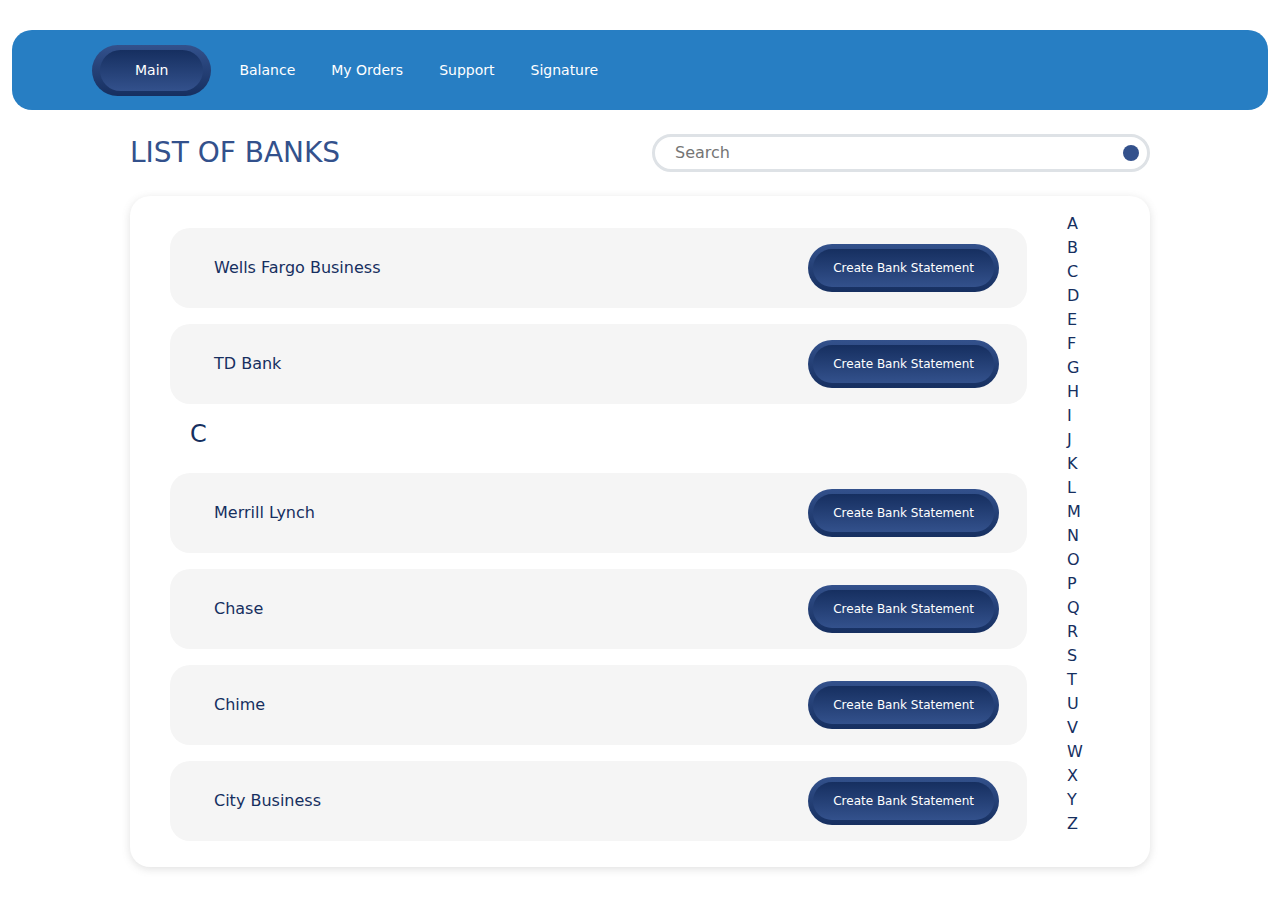
<file: index.html>
<!DOCTYPE html>
<html lang="en">

<head>
    <meta charset="UTF-8">
    <meta name="viewport" content="width=device-width, initial-scale=1.0">
    <link href="https://cdn.jsdelivr.net/npm/bootstrap@5.3.2/dist/css/bootstrap.min.css" rel="stylesheet">
    <script src="https://cdn.jsdelivr.net/npm/bootstrap@5.3.2/dist/js/bootstrap.bundle.min.js"></script>
    <link rel="stylesheet" href="https://cdnjs.cloudflare.com/ajax/libs/font-awesome/6.4.2/css/all.min.css"
        integrity="sha512-z3gLpd7yknf1YoNbCzqRKc4qyor8gaKU1qmn+CShxbuBusANI9QpRohGBreCFkKxLhei6S9CQXFEbbKuqLg0DA=="
        crossorigin="anonymous" referrerpolicy="no-referrer" />
    <link rel="stylesheet" href="/css/main1.css">

    <head>
        <title>List of Banks</title>
    </head>

<body>
    <div class="container-fluid">
        <section class="top blue-bg ">
            <nav class="navbar navbar-expand-sm mx-md-3 mx-lg-5">
                <div class="container-fluid">
                    <button class="navbar-toggler" type="button" data-bs-toggle="collapse"
                        data-bs-target="#collapsibleNavbar">
                        <i class="fa-solid fa-bars"></i>
                    </button>
                    <div class="collapse navbar-collapse" id="collapsibleNavbar">
                        <ul class="navbar-nav">
                            <li class="nav-item ">
                                <a href="index.html" class="nav-link active-btn">
                                    <span class="btn-inner">Main</span>
                                </a>
                            </li>
                            <li class="nav-item">
                                <a class="nav-link" href="balance.html">Balance</a>
                            </li>
                            <li class="nav-item">
                                <a class="nav-link" href="myorders.html">My Orders</a>
                            </li>
                            <li class="nav-item">
                                <a class="nav-link" href="support.html">Support</a>
                            </li>
                            <li class="nav-item">
                                <a class="nav-link" href="signature.html">Signature</a>
                            </li>
                        </ul>
                    </div>
                </div>
            </nav>
        </section>
    </div>
    <div class="container mt-4">
        <section class="mx-lg-5">
            <div class="row align-items-center">
                <div class="col-12 col-md-6">
                    <h3 class="darkblue fw-normal mb-0 d-flex justify-content-center justify-content-md-start">
                        LIST OF BANKS
                    </h3>
                </div>
                <div class="col-12 col-md-6 mt-4 mt-md-0">
                    <div
                        class="d-flex justify-content-between align-items-center border border-3 p-1 border-muted rounded-pill">
                        <input type="text" class="inp border-0 w-100 mx-3" placeholder="Search">
                        <i class="icn fa-solid fa-magnifying-glass mx-1"></i>
                    </div>
                </div>
            </div>
        </section>
    </div>
    <div class="container mt-4">
        <section class="mid py-3 mx-lg-5 my-4 px-4">
            <div class="row d-flex mid-inner">
                <div class="col-10 col-sm-11">
                    <div class="mid-content row align-items-center mx-2 mx-xl-3 d-flex py-3 px-3 my-3 ">
                        <div class="col-12 col-md-6 d-flex justify-content-center justify-content-md-start">
                            <div class="d-flex align-items-center">
                                <i class="fa-solid fa-building-columns"></i>
                                <p class="mb-0 mx-3">Wells Fargo Business</p>
                            </div>
                        </div>
                        <div class="col-12 col-md-6 d-flex justify-content-center mt-4 mt-md-0 justify-content-md-end">
                            <a href="createstatemrnt.html" class="active-btn">
                                <span class="btn-inner">Create Bank Statement</span>
                            </a>
                        </div>
                    </div>
                    <div class="mid-content row align-items-center mx-2 mx-xl-3 d-flex py-3 px-3 my-3 ">
                        <div class="col-12 col-md-6 d-flex justify-content-center justify-content-md-start">
                            <div class="d-flex align-items-center">
                                <i class="fa-solid fa-building-columns"></i>
                                <p class="mb-0 mx-3">TD Bank</p>
                            </div>
                        </div>
                        <div class="col-12 col-md-6 d-flex justify-content-center mt-4 mt-md-0 justify-content-md-end">
                            <a href="createstatemrnt.html" class="active-btn">
                                <span class="btn-inner">Create Bank Statement</span>
                            </a>
                        </div>
                    </div>
                    <div class=" row align-items-center mx-4 text-center text-md-start">
                        <h3 class="fs-4">
                            C
                        </h3>
                    </div>
                    <div class="mid-content row align-items-center mx-2 mx-xl-3 d-flex py-3 px-3 my-3 ">
                        <div class="col-12 col-md-6 d-flex justify-content-center justify-content-md-start">
                            <div class="d-flex align-items-center">
                                <i class="fa-solid fa-building-columns"></i>
                                <p class="mb-0 mx-3">Merrill Lynch</p>
                            </div>
                        </div>
                        <div class="col-12 col-md-6 d-flex justify-content-center mt-4 mt-md-0 justify-content-md-end">
                            <a href="createstatemrnt.html" class="active-btn">
                                <span class="btn-inner">Create Bank Statement</span>
                            </a>
                        </div>
                    </div>
                    <div class="mid-content row align-items-center mx-2 mx-xl-3 d-flex py-3 px-3 my-3 ">
                        <div class="col-12 col-md-6 d-flex justify-content-center justify-content-md-start">
                            <div class="d-flex align-items-center">
                                <i class="fa-solid fa-building-columns"></i>
                                <p class="mb-0 mx-3">Chase</p>
                            </div>
                        </div>
                        <div class="col-12 col-md-6 d-flex justify-content-center mt-4 mt-md-0 justify-content-md-end">
                            <a href="createstatemrnt.html" class="active-btn">
                                <span class="btn-inner">Create Bank Statement</span>
                            </a>
                        </div>
                    </div>
                    <div class="mid-content row align-items-center mx-2 mx-xl-3 d-flex py-3 px-3 my-3 ">
                        <div class="col-12 col-md-6 d-flex justify-content-center justify-content-md-start">
                            <div class="d-flex align-items-center">
                                <i class="fa-solid fa-building-columns"></i>
                                <p class="mb-0 mx-3">Chime</p>
                            </div>
                        </div>
                        <div class="col-12 col-md-6 d-flex justify-content-center mt-4 mt-md-0 justify-content-md-end">
                            <a href="createstatemrnt.html" class="active-btn">
                                <span class="btn-inner">Create Bank Statement</span>
                            </a>
                        </div>
                    </div>
                    <div class="mid-content row align-items-center mx-2 mx-xl-3 d-flex py-3 px-3 my-3 ">
                        <div class="col-12 col-md-6 d-flex justify-content-center justify-content-md-start">
                            <div class="d-flex align-items-center">
                                <i class="fa-solid fa-building-columns"></i>
                                <p class="mb-0 mx-3">City Business</p>
                            </div>
                        </div>
                        <div class="col-12 col-md-6 d-flex justify-content-center mt-4 mt-md-0 justify-content-md-end">
                            <a href="createstatemrnt.html" class="active-btn">
                                <span class="btn-inner">Create Bank Statement</span>
                            </a>
                        </div>
                    </div>
                </div>
                <div class="col-2 col-sm-1 filter">
                    <p class="mb-0">A</p>
                    <p class="mb-0">B</p>
                    <P class="mb-0">C</P>
                    <P class="mb-0">D</P>
                    <P class="mb-0">E</P>
                    <P class="mb-0">F</P>
                    <P class="mb-0">G</P>
                    <P class="mb-0">H</P>
                    <P class="mb-0">I</P>
                    <P class="mb-0">J</P>
                    <P class="mb-0">K</P>
                    <P class="mb-0">L</P>
                    <P class="mb-0">M</P>
                    <P class="mb-0">N</P>
                    <P class="mb-0">O</P>
                    <P class="mb-0">P</P>
                    <P class="mb-0">Q</P>
                    <p class="mb-0">R</p>
                    <P class="mb-0">S</P>
                    <P class="mb-0">T</P>
                    <P class="mb-0">U</P>
                    <P class="mb-0">V</P>
                    <P class="mb-0">W</P>
                    <P class="mb-0">X</P>
                    <P class="mb-0">Y</P>
                    <P class="mb-0">Z</P>
                </div>
            </div>

        </section>
    </div>
</body>
</file>
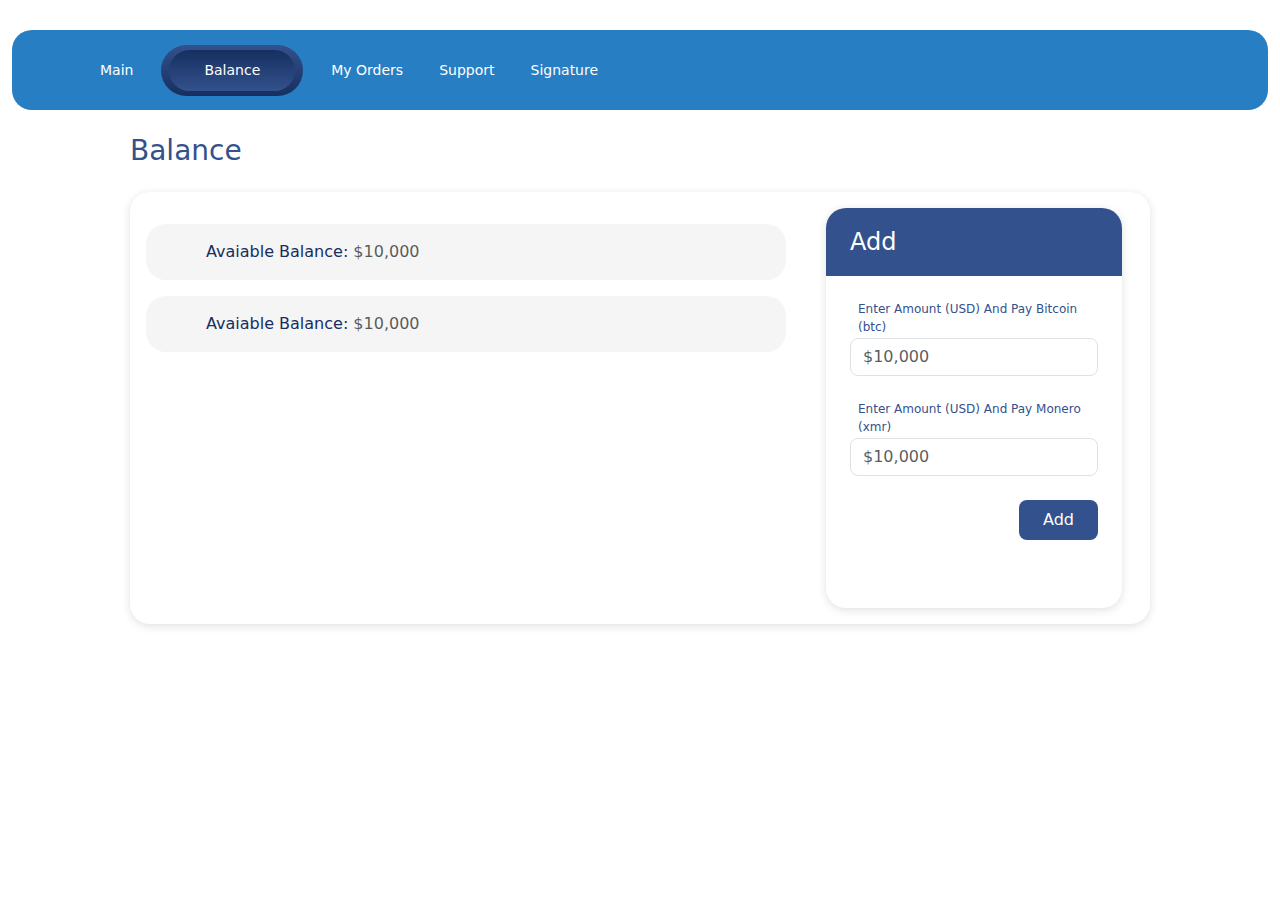
<file: balance.html>
<!DOCTYPE html>
<html lang="en">

<head>
    <meta charset="UTF-8">
    <meta name="viewport" content="width=device-width, initial-scale=1.0">
    <link href="https://cdn.jsdelivr.net/npm/bootstrap@5.3.2/dist/css/bootstrap.min.css" rel="stylesheet">
    <script src="https://cdn.jsdelivr.net/npm/bootstrap@5.3.2/dist/js/bootstrap.bundle.min.js"></script>
    <link rel="stylesheet" href="https://cdnjs.cloudflare.com/ajax/libs/font-awesome/6.4.2/css/all.min.css"
        integrity="sha512-z3gLpd7yknf1YoNbCzqRKc4qyor8gaKU1qmn+CShxbuBusANI9QpRohGBreCFkKxLhei6S9CQXFEbbKuqLg0DA=="
        crossorigin="anonymous" referrerpolicy="no-referrer" />
    <link rel="stylesheet" href="/css/main1.css">

    <head>
        <title>Balance</title>
    </head>

<body>

    <div class="container-fluid">
        <section class="top blue-bg ">
            <nav class="navbar navbar-expand-sm mx-md-3 mx-lg-5">
                <div class="container-fluid">
                    <button class="navbar-toggler" type="button" data-bs-toggle="collapse"
                        data-bs-target="#collapsibleNavbar">
                        <i class="fa-solid fa-bars"></i>
                    </button>
                    <div class="collapse navbar-collapse" id="collapsibleNavbar">
                        <ul class="navbar-nav">
                            <li class="nav-item ">
                                <a href="index.html" class="nav-link">
                                    <span>Main</span>
                                </a>
                            </li>
                            <li class="nav-item">
                                <a href="balance.html" class="nav-link active-btn">
                                    <span class="btn-inner">Balance</span>
                                </a>
                            </li>
                            <li class="nav-item">
                                <a class="nav-link" href="myorders.html">My Orders</a>
                            </li>
                            <li class="nav-item">
                                <a href="support.html" class="nav-link ">
                                    <span>Support</span>
                                </a>
                            </li>
                            <li class="nav-item">
                                <a class="nav-link" href="signature.html">Signature</a>
                            </li>
                        </ul>
                    </div>
                </div>
            </nav>
        </section>
    </div>
    <div class="container my-4">
        <section class="mx-lg-5">
            <div class="row align-items-center">
                <div class="col-12 col-md-6">
                    <h3 class="darkblue fw-normal mb-0 d-flex justify-content-center justify-content-md-start">
                        Balance
                    </h3>
                </div>
            </div>
        </section>
    </div>
    <div class="container my-4">
        <section class="mid py-3 mx-lg-5">
            <div class="row">
                <div class="col-12 col-md-7 col-xl-8">
                    <div class="mid-content row align-items-center mx-3  d-flex py-3 px-5 my-3 ">
                        <div class="col-12 col-md-6 d-flex justify-content-center justify-content-md-start">
                            <div class="d-flex align-items-center">
                                <p class="mb-0 ">Avaiable Balance: <span class="text-muted">$10,000</span></p>
                            </div>
                        </div>
                    </div>
                    <div class="mid-content row align-items-center mx-3  d-flex py-3 px-5 my-3 ">
                        <div class="col-12 col-md-6 d-flex justify-content-center justify-content-md-start">
                            <div class="d-flex align-items-center">
                                <p class="mb-0 ">Avaiable Balance: <span class="text-muted">$10,000</span></p>
                            </div>
                        </div>
                    </div>
                </div>
                <div class="col-12 col-md-5 col-xl-4 d-flex justify-content-center pe-md-4">
                    <div class="right-box w-100 mx-4 ms-md-0 me-md-3">
                        <div class=" in-ad darkblue-bg">
                            <p class="text-white fs-4 mx-4 py-3 mb-0">Add</p>
                        </div>
                        <div class="p-4">
                            <form action="">
                                <label class="lbl darkblue ms-2" for="btc">Enter Amount (USD) And Pay Bitcoin
                                    (btc)</label>
                                <br>
                                <input class=" form-control rounded-3" type="text" name="btc" id="btc"
                                    placeholder="$10,000">
                                <br>
                                <label class="lbl darkblue ms-2" for="xmr">Enter Amount (USD) And Pay Monero
                                    (xmr)</label>
                                <br>
                                <input class=" form-control rounded-3" type="text" name="xmr" id="xmr"
                                    placeholder="$10,000">
                                <br>
                                <input class=" ms-auto border-0 d-flex darkblue-bg text-white px-4 py-2 rounded-3"
                                    type="submit" value="Add">
                            </form>
                        </div>
                    </div>
                </div>
            </div>

        </section>
    </div>
</body>
</file>
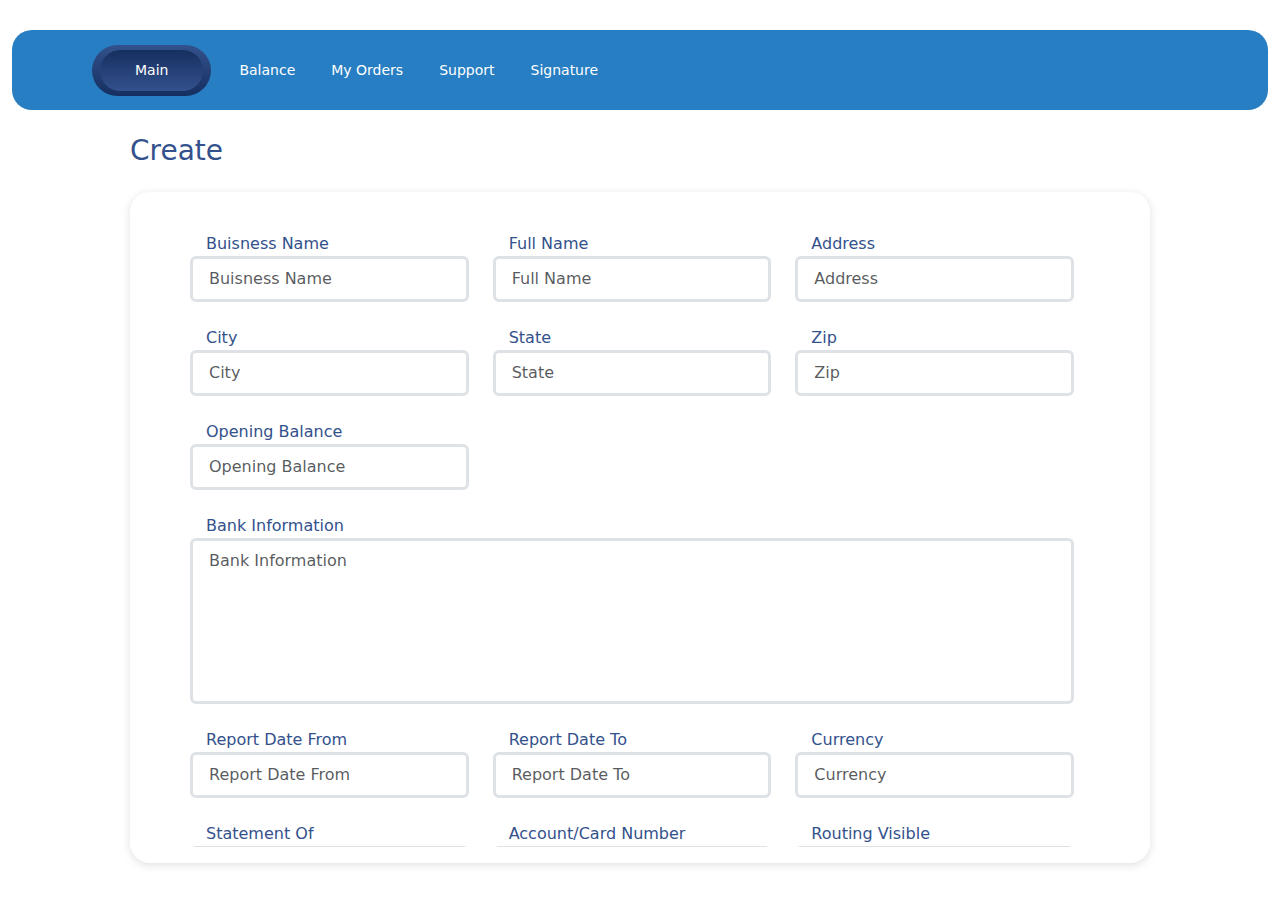
<file: createstatemrnt.html>
<!DOCTYPE html>
<html lang="en">

<head>
    <meta charset="UTF-8">
    <meta name="viewport" content="width=device-width, initial-scale=1.0">
    <link href="https://cdn.jsdelivr.net/npm/bootstrap@5.3.2/dist/css/bootstrap.min.css" rel="stylesheet">
    <script src="https://cdn.jsdelivr.net/npm/bootstrap@5.3.2/dist/js/bootstrap.bundle.min.js"></script>
    <link rel="stylesheet" href="https://cdnjs.cloudflare.com/ajax/libs/font-awesome/6.4.2/css/all.min.css"
        integrity="sha512-z3gLpd7yknf1YoNbCzqRKc4qyor8gaKU1qmn+CShxbuBusANI9QpRohGBreCFkKxLhei6S9CQXFEbbKuqLg0DA=="
        crossorigin="anonymous" referrerpolicy="no-referrer" />
    <link rel="stylesheet" href="/css/main1.css">

    <head>
        <title>List of Banks</title>
    </head>

<body>
    <div class="container-fluid">
        <section class="top blue-bg ">
            <nav class="navbar navbar-expand-sm mx-md-3 mx-lg-5">
                <div class="container-fluid">
                    <button class="navbar-toggler" type="button" data-bs-toggle="collapse"
                        data-bs-target="#collapsibleNavbar">
                        <i class="fa-solid fa-bars"></i>
                    </button>
                    <div class="collapse navbar-collapse" id="collapsibleNavbar">
                        <ul class="navbar-nav">
                            <li class="nav-item ">
                                <a href="index.html" class="nav-link active-btn">
                                    <span class="btn-inner">Main</span>
                                </a>
                            </li>
                            <li class="nav-item">
                                <a class="nav-link" href="balance.html">Balance</a>
                            </li>
                            <li class="nav-item">
                                <a class="nav-link" href="myorders.html">My Orders</a>
                            </li>
                            <li class="nav-item">
                                <a class="nav-link" href="support.html">Support</a>
                            </li>
                            <li class="nav-item">
                                <a class="nav-link" href="signature.html">Signature</a>
                            </li>
                        </ul>
                    </div>
                </div>
            </nav>
        </section>
    </div>
    <div class="container mt-4">
        <section class="mx-lg-5">
            <div class="row align-items-center">
                <div class="col-12 col-md-6">
                    <h3 class="darkblue fw-normal mb-0 d-flex justify-content-center justify-content-md-start">
                        Create
                    </h3>
                </div>
            </div>
        </section>
    </div>
    <div class="container my-4">
        <section class="mid py-3 mx-lg-5">
            <div class="mid-inner me-3">
                <form action="">
                    <div class="row mx-2 mx-md-5 ">
                        <div class="col-12 mt-4 col-md-6 col-lg-4">
                            <label class="darkblue mx-3" for="Buisness Name">Buisness Name</label>
                            <br>
                            <input class="form-control py-2 px-3 border-3" type="text" id="Buisness Name"
                                placeholder="Buisness Name">
                        </div>
                        <div class="col-12 mt-4 col-md-6 col-lg-4 ">
                            <label class="darkblue mx-3" for="Full Name">Full Name</label>
                            <br>
                            <input class="form-control py-2 px-3 border-3" type="text" id="Full Name"
                                placeholder="Full Name">
                        </div>
                        <div class="col-12 mt-4 col-md-6 col-lg-4 ">
                            <label class="darkblue mx-3" for="Address">Address</label>
                            <br>
                            <input class="form-control py-2 px-3 border-3" type="text" id="Address"
                                placeholder="Address">
                        </div>
                        <div class="col-12 mt-4 col-md-6 col-lg-4 ">
                            <label class="darkblue mx-3" for="City">City</label>
                            <br>
                            <input class="form-control py-2 px-3 border-3" type="text" id="City" placeholder="City">
                        </div>
                        <div class="col-12 mt-4 col-md-6 col-lg-4 ">
                            <label class="darkblue mx-3" for="State">State</label>
                            <br>
                            <input class="form-control py-2 px-3 border-3" type="text" id="State" placeholder="State">
                        </div>
                        <div class="col-12 mt-4 col-md-6 col-lg-4 ">
                            <label class="darkblue mx-3" for="Zip">Zip</label>
                            <br>
                            <input class="form-control py-2 px-3 border-3" type="text" id="Zip" placeholder="Zip">
                        </div>
                        <div class="col-12 mt-4 col-md-6 col-lg-4 ">
                            <label class="darkblue mx-3" for="Opening Balance">Opening Balance</label>
                            <br>
                            <input class="form-control py-2 px-3 border-3" type="text" id="Opening Balance"
                                placeholder="Opening Balance">
                        </div>
                        <div class="col-12 mt-4">
                            <label class="darkblue mx-3" for="Bank Information">Bank Information</label>
                            <br>
                            <textarea class="form-control py-2 px-3 border-3" rows="6" name="" id="Bank Information"
                                placeholder="Bank Information" style="resize: none;"></textarea>
                        </div>
                        <div class="col-12 mt-4 col-md-6 col-lg-4 ">
                            <label class="darkblue mx-3" for="Report Date From">Report Date From</label>
                            <br>
                            <input class="form-control py-2 px-3 border-3" type="text" id="Report Date From"
                                placeholder="Report Date From">
                        </div>
                        <div class="col-12 mt-4 col-md-6 col-lg-4 ">
                            <label class="darkblue mx-3" for="Report Date To">Report Date To</label>
                            <br>
                            <input class="form-control py-2 px-3 border-3" type="text" id="Report Date To"
                                placeholder="Report Date To">
                        </div>
                        <div class="col-12 mt-4 col-md-6 col-lg-4 ">
                            <label class="darkblue mx-3" for="Currency">Currency</label>
                            <br>
                            <input class="form-control py-2 px-3 border-3" type="text" id="Currency"
                                placeholder="Currency">
                        </div>
                        <div class="col-12 mt-4 col-md-6 col-lg-4 ">
                            <label class="darkblue mx-3" for="Statement Of">Statement Of</label>
                            <br>
                            <input class="form-control py-2 px-3 border-3" type="text" id="Statement Of"
                                placeholder="Statement Of">
                        </div>
                        <div class="col-12 mt-4 col-md-6 col-lg-4 ">
                            <label class="darkblue mx-3" for="Account/Card Number">Account/Card Number</label>
                            <br>
                            <input class="form-control py-2 px-3 border-3" type="text" id="Account/Card Number"
                                placeholder="Account/Card Number">
                        </div>
                        <div class="col-12 mt-4 col-md-6 col-lg-4 ">
                            <label class="darkblue mx-3" for="Routing Visible">Routing Visible</label>
                            <br>
                            <input class="form-control py-2 px-3 border-3" type="text" id="Routing Visible"
                                placeholder="Routing Visible">
                        </div>
                        <div class="col-12 mt-4 col-md-6 col-lg-4 ">
                            <label class="darkblue mx-3" for="Routing">Routing</label>
                            <br>
                            <input class="form-control py-2 px-3 border-3" type="text" id="Routing"
                                placeholder="Routing">
                        </div>

                        <div class="col-12 mt-4 col-md-6 col-lg-4 ">
                            <label class="darkblue mx-3" for="Number Of Transactions">Number Of Transactions</label>
                            <br>
                            <input class="form-control py-2 px-3 border-3" type="text" id="Number Of Transactions"
                                placeholder="Number Of Transactions">
                        </div>
                        <br>
                        <div>
                            <input class=" ms-auto border-0 d-flex darkblue-bg text-white px-4 mt-4 py-2 rounded-3"
                                type="submit" value="Save">
                        </div>

                    </div>

                </form>
            </div>

        </section>
    </div>
</body>
</file>
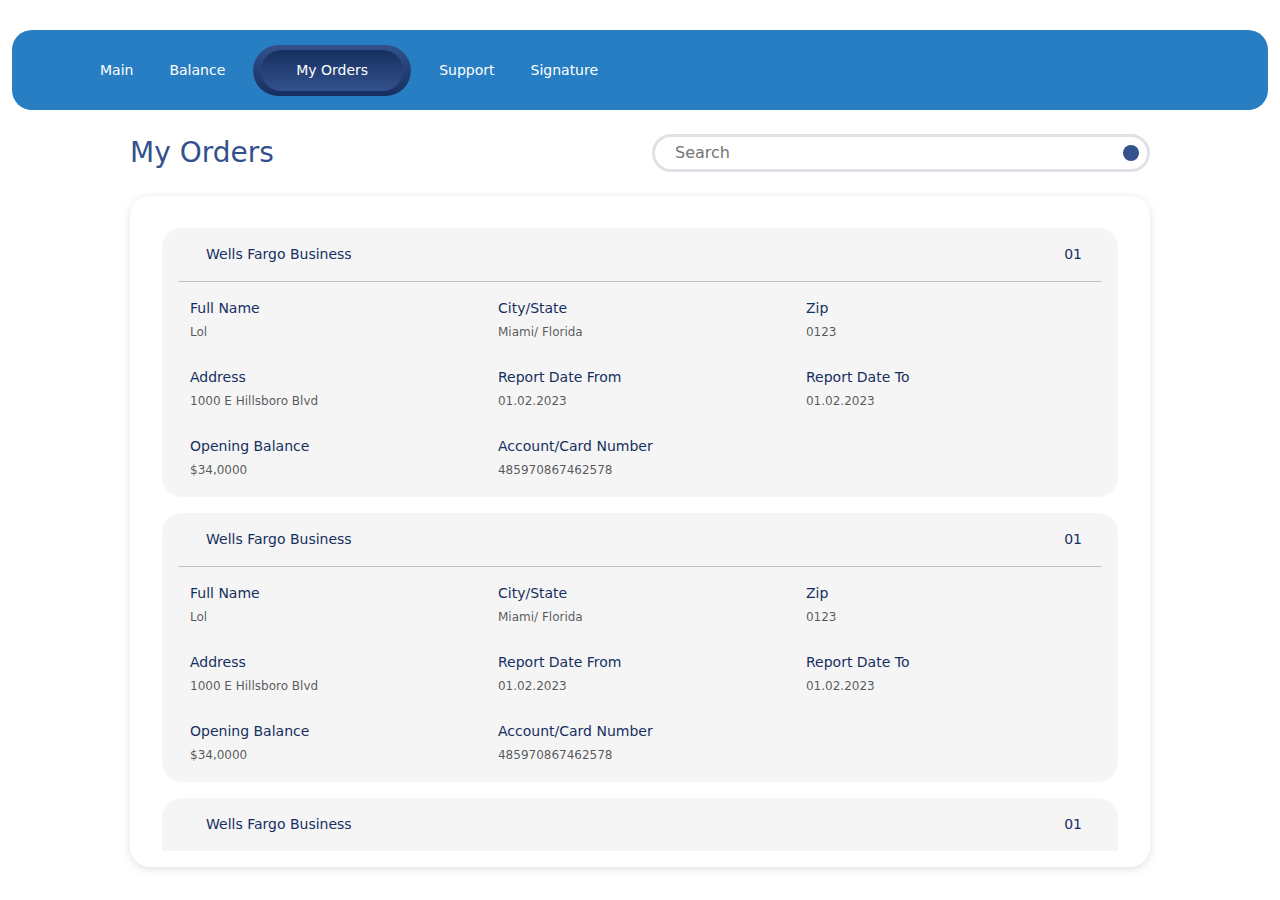
<file: myorders.html>
<!DOCTYPE html>
<html lang="en">

<head>
    <meta charset="UTF-8">
    <meta name="viewport" content="width=device-width, initial-scale=1.0">
    <link href="https://cdn.jsdelivr.net/npm/bootstrap@5.3.2/dist/css/bootstrap.min.css" rel="stylesheet">
    <script src="https://cdn.jsdelivr.net/npm/bootstrap@5.3.2/dist/js/bootstrap.bundle.min.js"></script>
    <link rel="stylesheet" href="https://cdnjs.cloudflare.com/ajax/libs/font-awesome/6.4.2/css/all.min.css"
        integrity="sha512-z3gLpd7yknf1YoNbCzqRKc4qyor8gaKU1qmn+CShxbuBusANI9QpRohGBreCFkKxLhei6S9CQXFEbbKuqLg0DA=="
        crossorigin="anonymous" referrerpolicy="no-referrer" />
    <link rel="stylesheet" href="/css/main1.css">
    

    <head>
        <title>My Orders</title>
    </head>

<body>
    <div class="container-fluid">
        <section class="top blue-bg ">
            <nav class="navbar navbar-expand-sm mx-md-3 mx-lg-5">
                <div class="container-fluid">
                    <button class="navbar-toggler" type="button" data-bs-toggle="collapse"
                        data-bs-target="#collapsibleNavbar">
                        <i class="fa-solid fa-bars"></i>
                    </button>
                    <div class="collapse navbar-collapse" id="collapsibleNavbar">
                        <ul class="navbar-nav">
                            <li class="nav-item ">
                                <a href="index.html" class="nav-link">
                                    <span>Main</span>
                                </a>
                            </li>
                            <li class="nav-item">
                                <a class="nav-link" href="balance.html">Balance</a>
                            </li>
                            <li class="nav-item">
                                <a href="myorders.html" class="nav-link active-btn">
                                    <span class="btn-inner">My Orders</span>
                                </a>
                            </li>
                            <li class="nav-item">
                                <a href="support.html" class="nav-link">
                                    <span>Support</span>
                                </a>
                            </li>
                            <li class="nav-item">
                                <a href="signature.html" class="nav-link ">
                                    <span>Signature</span>
                                </a>
                            </li>
                        </ul>
                    </div>
                </div>
            </nav>
        </section>
    </div>
    <div class="container mt-4">
        <section class="mx-lg-5">
            <div class="row align-items-center">
                <div class="col-12 col-md-6">
                    <h3 class="darkblue fw-normal mb-0 d-flex justify-content-center justify-content-md-start">
                        My Orders
                    </h3>
                </div>
                <div class="col-12 col-md-6 mt-4 mt-md-0">
                    <div
                        class="d-flex justify-content-between align-items-center border border-3 p-1 border-muted rounded-pill">
                        <input type="text" class="inp border-0 w-100 mx-3" placeholder="Search">
                        <i class="icn fa-solid fa-magnifying-glass mx-1"></i>
                    </div>
                </div>
            </div>
        </section>
    </div>
    <div class="container mt-4">
        <section class="mid py-3 mx-lg-5 px-3 ">
            <div class="mid-inner fields">
                <div class="mid-content row align-items-center mx-3  d-flex py-3 px-3 my-3 ">
                    <div class="col-12 d-flex justify-content-between">
                        <div class="d-flex align-items-center ">
                            <i class="fa-solid fa-building-columns"></i>
                            <p class="mb-0 mx-3">Wells Fargo Business</p>
                        </div>
                        <div class="d-flex align-items-center ">
                            <p class="mb-0 mx-2">01</p>
                            <a href="#"><i class="fa-solid fa-download darkblue"></i></a>
                        </div>
                    </div>
                    <hr class="my-3">
                    <div class="col-12 col-sm-6 col-md-4">
                        <p class="mb-0">Full Name</p>
                        <span class="text-muted">Lol</span>
                    </div>
                    <div class="col-12 col-sm-6 col-md-4 mt-4 mt-sm-0">
                        <p class="mb-0">City/State</p>
                        <span class="text-muted">Miami/ Florida</span>
                    </div>
                    <div class="col-12 col-sm-6 col-md-4 mt-4 mt-sm-0">
                        <p class="mb-0">Zip</p>
                        <span class="text-muted">0123</span>
                    </div>
                    <div class="col-12 col-sm-6 col-md-4 mt-4">
                        <p class="mb-0">Address</p>
                        <span class="text-muted">1000 E Hillsboro Blvd </span>
                    </div>
                    <div class="col-12 col-sm-6 col-md-4  mt-4">
                        <p class="mb-0">Report Date From</p>
                        <span class="text-muted">01.02.2023</span>
                    </div>
                    <div class="col-12 col-sm-6 col-md-4 mt-4">
                        <p class="mb-0">Report Date To</p>
                        <span class="text-muted">01.02.2023</span>
                    </div>
                    <div class="col-12 col-sm-6 col-md-4 mt-4">
                        <p class="mb-0">Opening Balance</p>
                        <span class="text-muted">$34,0000</span>
                    </div>
                    <div class="col-12 col-sm-6 col-md-4 mt-4">
                        <p class="mb-0">Account/Card Number</p>
                        <span class="text-muted">485970867462578</span>
                    </div>
                </div>
                <div class="mid-content row align-items-center mx-3  d-flex py-3 px-3 my-3 ">
                    <div class="col-12 d-flex justify-content-between">
                        <div class="d-flex align-items-center ">
                            <i class="fa-solid fa-building-columns"></i>
                            <p class="mb-0 mx-3">Wells Fargo Business</p>
                        </div>
                        <div class="d-flex align-items-center ">
                            <p class="mb-0 mx-2">01</p>
                            <a href="#"><i class="fa-solid fa-download darkblue"></i></a>
                        </div>
                    </div>
                    <hr class="my-3">
                    <div class="col-12 col-sm-6 col-md-4">
                        <p class="mb-0">Full Name</p>
                        <span class="text-muted">Lol</span>
                    </div>
                    <div class="col-12 col-sm-6 col-md-4 mt-4 mt-sm-0">
                        <p class="mb-0">City/State</p>
                        <span class="text-muted">Miami/ Florida</span>
                    </div>
                    <div class="col-12 col-sm-6 col-md-4 mt-4 mt-sm-0">
                        <p class="mb-0">Zip</p>
                        <span class="text-muted">0123</span>
                    </div>
                    <div class="col-12 col-sm-6 col-md-4 mt-4">
                        <p class="mb-0">Address</p>
                        <span class="text-muted">1000 E Hillsboro Blvd </span>
                    </div>
                    <div class="col-12 col-sm-6 col-md-4  mt-4">
                        <p class="mb-0">Report Date From</p>
                        <span class="text-muted">01.02.2023</span>
                    </div>
                    <div class="col-12 col-sm-6 col-md-4 mt-4">
                        <p class="mb-0">Report Date To</p>
                        <span class="text-muted">01.02.2023</span>
                    </div>
                    <div class="col-12 col-sm-6 col-md-4 mt-4">
                        <p class="mb-0">Opening Balance</p>
                        <span class="text-muted">$34,0000</span>
                    </div>
                    <div class="col-12 col-sm-6 col-md-4 mt-4">
                        <p class="mb-0">Account/Card Number</p>
                        <span class="text-muted">485970867462578</span>
                    </div>
                </div>
                <div class="mid-content row align-items-center mx-3  d-flex py-3 px-3 my-3 ">
                    <div class="col-12 d-flex justify-content-between">
                        <div class="d-flex align-items-center ">
                            <i class="fa-solid fa-building-columns"></i>
                            <p class="mb-0 mx-3">Wells Fargo Business</p>
                        </div>
                        <div class="d-flex align-items-center ">
                            <p class="mb-0 mx-2">01</p>
                            <a href="#"><i class="fa-solid fa-download darkblue"></i></a>
                        </div>
                    </div>
                    <hr class="my-3">
                    <div class="col-12 col-sm-6 col-md-4">
                        <p class="mb-0">Full Name</p>
                        <span class="text-muted">Lol</span>
                    </div>
                    <div class="col-12 col-sm-6 col-md-4 mt-4 mt-sm-0">
                        <p class="mb-0">City/State</p>
                        <span class="text-muted">Miami/ Florida</span>
                    </div>
                    <div class="col-12 col-sm-6 col-md-4 mt-4 mt-sm-0">
                        <p class="mb-0">Zip</p>
                        <span class="text-muted">0123</span>
                    </div>
                    <div class="col-12 col-sm-6 col-md-4 mt-4">
                        <p class="mb-0">Address</p>
                        <span class="text-muted">1000 E Hillsboro Blvd </span>
                    </div>
                    <div class="col-12 col-sm-6 col-md-4  mt-4">
                        <p class="mb-0">Report Date From</p>
                        <span class="text-muted">01.02.2023</span>
                    </div>
                    <div class="col-12 col-sm-6 col-md-4 mt-4">
                        <p class="mb-0">Report Date To</p>
                        <span class="text-muted">01.02.2023</span>
                    </div>
                    <div class="col-12 col-sm-6 col-md-4 mt-4">
                        <p class="mb-0">Opening Balance</p>
                        <span class="text-muted">$34,0000</span>
                    </div>
                    <div class="col-12 col-sm-6 col-md-4 mt-4">
                        <p class="mb-0">Account/Card Number</p>
                        <span class="text-muted">485970867462578</span>
                    </div>
                </div>
            </div>
        </section>
    </div>
</body>
</file>
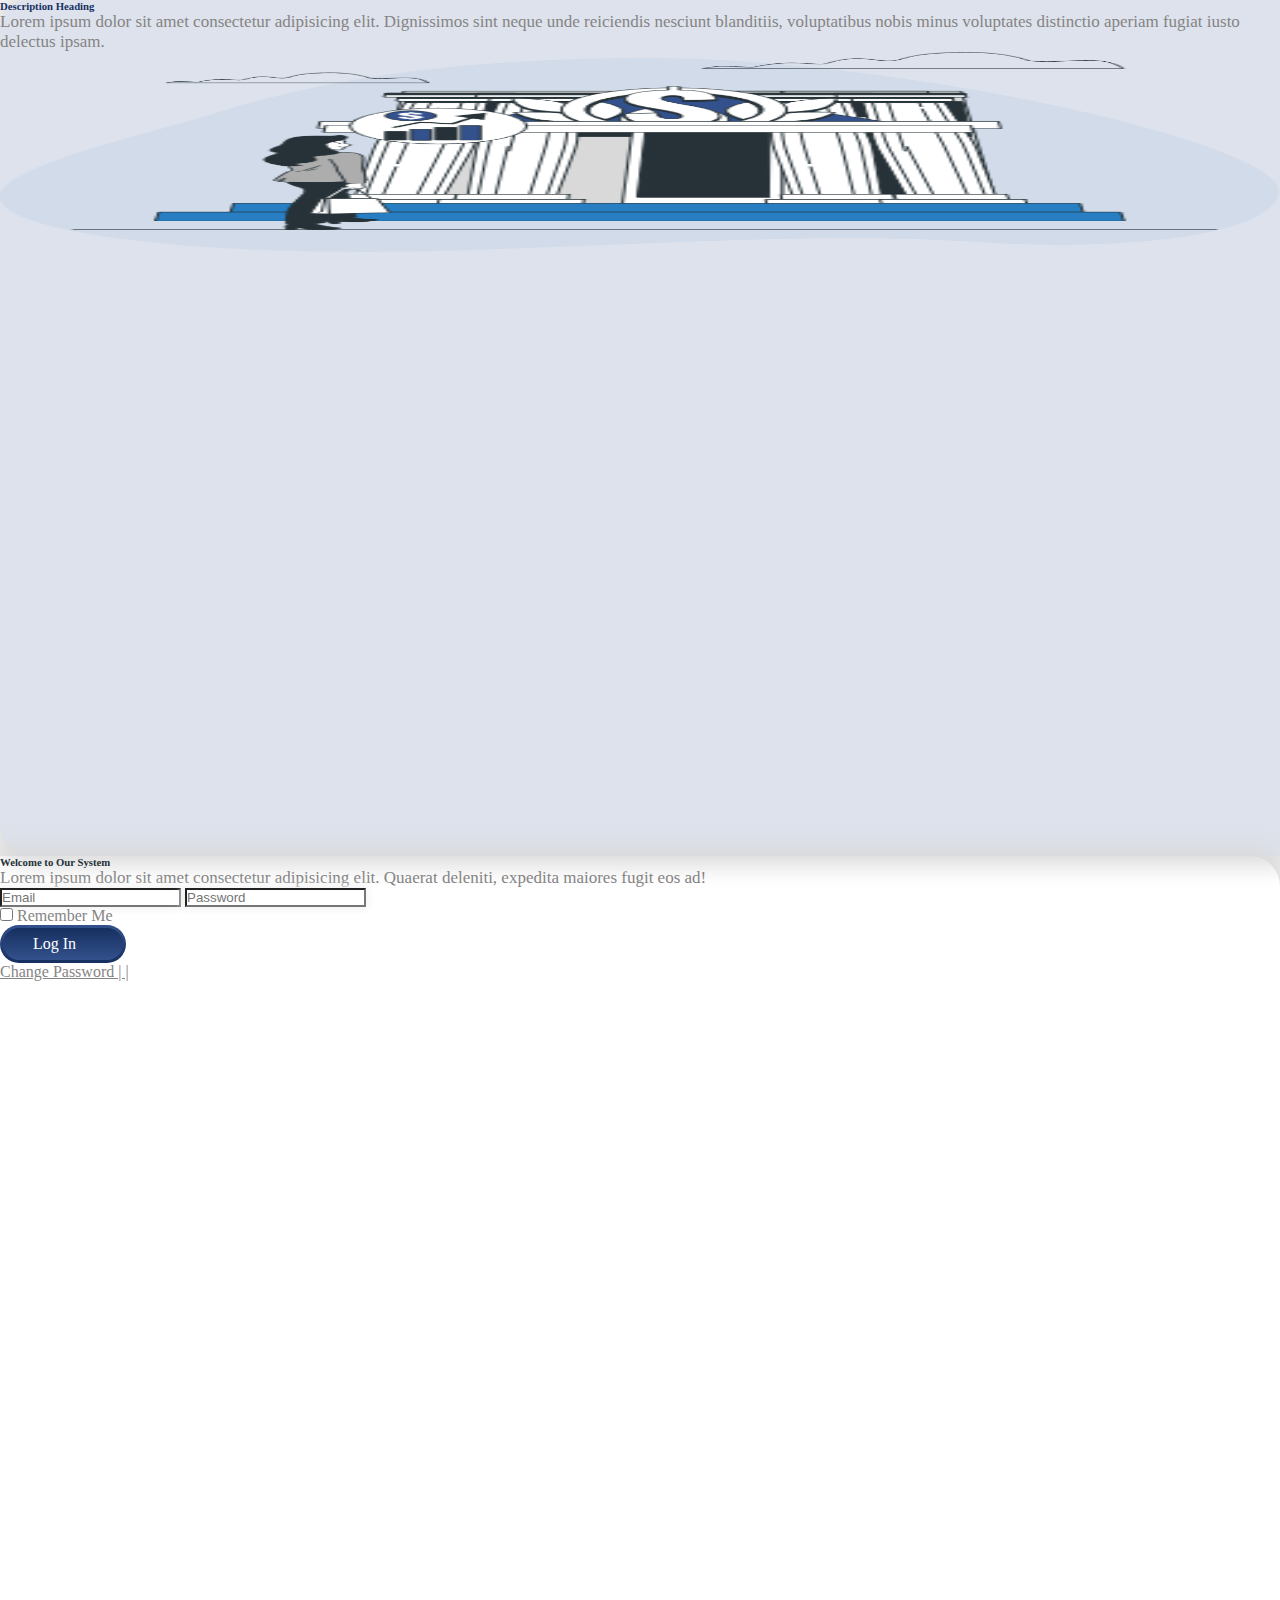
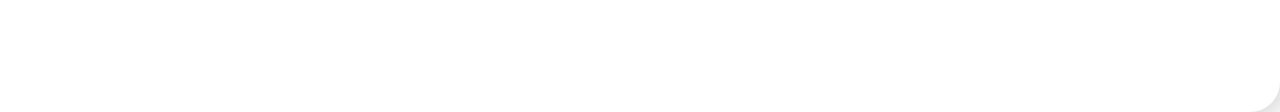
<file: sign-in-1.html>
<!DOCTYPE html>
<html lang="en">

<head>
    <meta charset="UTF-8">
    <meta name="viewport" content="width=device-width, initial-scale=1.0">
    <title>Sign In</title>
    <link rel="stylesheet" href="/css/main2.css">
    <link href="https://cdn.jsdelivr.net/npm/bootstrap@5.3.2/dist/css/bootstrap.min.css" rel="stylesheet"
        integrity="sha384-T3c6CoIi6uLrA9TneNEoa7RxnatzjcDSCmG1MXxSR1GAsXEV/Dwwykc2MPK8M2HN" crossorigin="anonymous">
    <script src="https://cdn.jsdelivr.net/npm/bootstrap@5.3.2/dist/js/bootstrap.bundle.min.js"
        integrity="sha384-C6RzsynM9kWDrMNeT87bh95OGNyZPhcTNXj1NW7RuBCsyN/o0jlpcV8Qyq46cDfL"
        crossorigin="anonymous"></script>
</head>

<body>
    <div class="container-fluid">
        <section class="p-sm-4 py-3  px-md-4 px-2 d-flex flex-column">
            <div class="row main-h   mx-xl-5 mx-lg-4 mx-1 b-radius align-items-center" >
                <div class="col-6 bg-right  p-5 px-lg-5 px-md-4 px-3 b-radius-left col-1-res">
                    <div class="row d-flex align-items-end h-50">
                        <div>
                            <h6 class=" pt-2 fs-4 clr-btn fw-bold">Description Heading</h6>
                        <p class="mb-0">Lorem ipsum dolor sit amet consectetur adipisicing elit. Dignissimos sint neque unde
                            reiciendis nesciunt blanditiis, voluptatibus nobis minus voluptates distinctio aperiam
                            fugiat iusto delectus ipsam.</p>
                        </div>
                    </div>
                    <div class="row px-xl-5 px-lg-4 px-md-3 py-3 mt-2 d-flex align-items-end h-50 ">
                        <img class="img-one" src="imgs/home-pic.png" alt="">
                    </div>
                </div>
                <div class="col-6 mt-sm-0 mt-2 py-3 pt-5 px-lg-5 px-md-4 px-3 d-flex flex-column b-radius-right col-2-res">
                    <div class="row">
                        <div class="d-flex align-items-end h-60">
                            <div class=" text-center">
                                <h6 class=" fs-2">Welcome to Our System</h6>
                                <p class="px-xl-4 px-lg-2">Lorem ipsum dolor sit amet consectetur adipisicing elit. Quaerat
                                    deleniti, expedita maiores fugit eos ad!</p>
                            </div>
                        </div>
                        <div class="col-xl-8 col-lg-10 col-md-11 col-11 mx-auto mt-4">
                            <input type="email" class="form-control border-0 txt p-2 px-4 p-clr" placeholder="Email">
                            <input type="password" class="form-control mt-3 border-0 txt p-2 px-4 p-clr" placeholder="Password">
                            <div class="row mt-3 log-res">
                                <div class="col my-auto rem-res pe-0">
                                    <input role="button" type="checkbox" id="remember-me">
                                    <label class="p-clr" role="button" for="remember-me">Remember Me</label>
                                </div>
                                <div class="col text-end log-btn">
                                    <a href="index.html" class="btn ps-0  rounded-pill active-btn" ><span class="btn-inner rounded-pill">Log In</span></a>
                                </div>
                            </div>
                        </div>
                    </div>
                    <div class="text-center mt-auto">
                        <a href="sign-in-4.html" class=" text-decoration-none p-clr">Change Password | |</a>
                    </div>
                </div>
            </div>
        </section>
    </div>
</body>

</html>
</file>
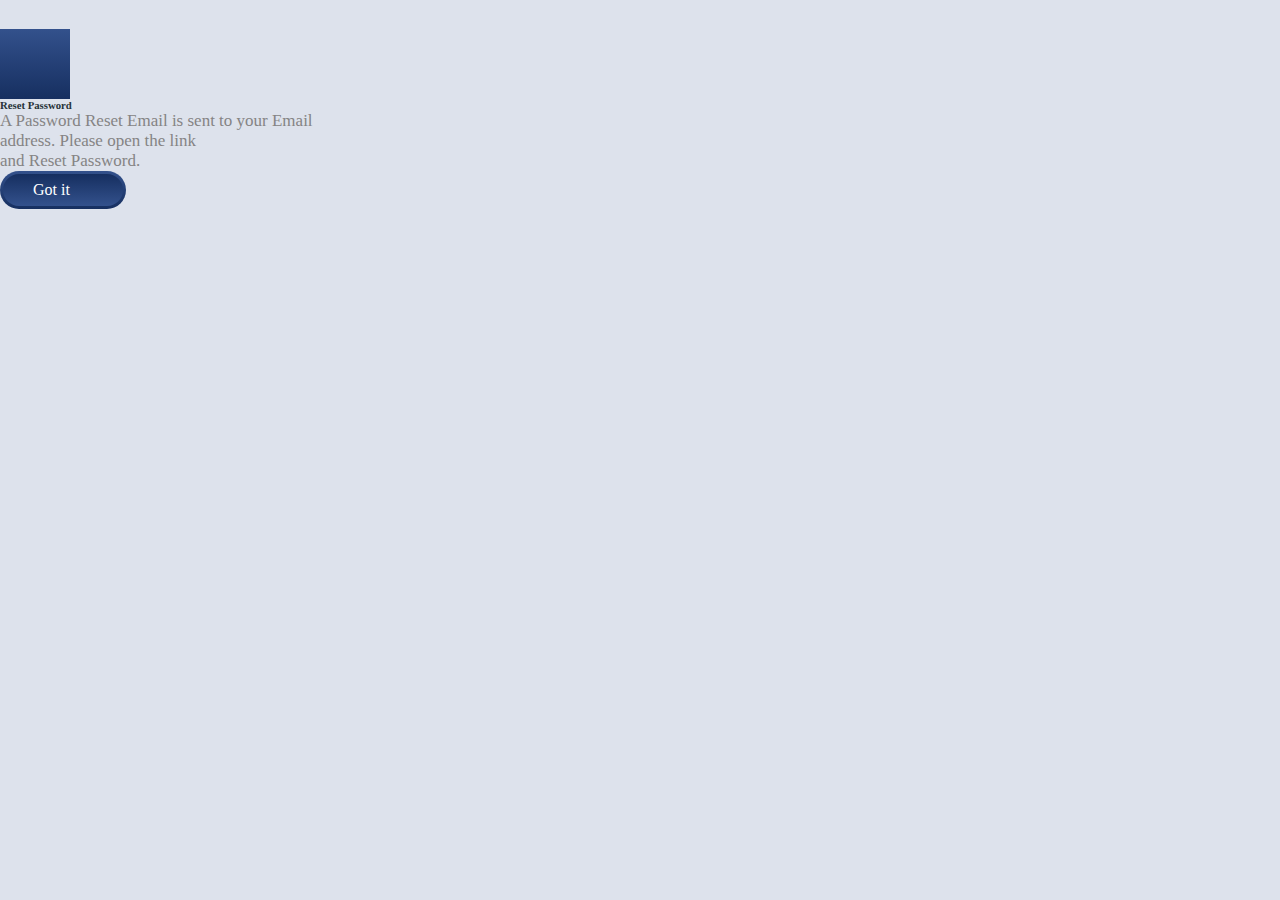
<file: sign-in-27.html>
<!DOCTYPE html>
<html lang="en">

<head>
    <meta charset="UTF-8">
    <meta name="viewport" content="width=device-width, initial-scale=1.0">
    <title>Document</title>
    <link rel="stylesheet" href="/css/main2.css">
    <link href="https://cdn.jsdelivr.net/npm/bootstrap@5.3.2/dist/css/bootstrap.min.css" rel="stylesheet"
        integrity="sha384-T3c6CoIi6uLrA9TneNEoa7RxnatzjcDSCmG1MXxSR1GAsXEV/Dwwykc2MPK8M2HN" crossorigin="anonymous">
    <script src="https://cdn.jsdelivr.net/npm/bootstrap@5.3.2/dist/js/bootstrap.bundle.min.js"
        integrity="sha384-C6RzsynM9kWDrMNeT87bh95OGNyZPhcTNXj1NW7RuBCsyN/o0jlpcV8Qyq46cDfL"
        crossorigin="anonymous"></script>
        <link rel="stylesheet" href="https://cdnjs.cloudflare.com/ajax/libs/font-awesome/6.4.2/css/all.min.css" integrity="sha512-z3gLpd7yknf1YoNbCzqRKc4qyor8gaKU1qmn+CShxbuBusANI9QpRohGBreCFkKxLhei6S9CQXFEbbKuqLg0DA==" crossorigin="anonymous" referrerpolicy="no-referrer" />
</head>

<body>
    <div class="container-fluid   bg-right">
        <section class="h-100 px-2">
            <div class="row  h-100">
                <div class="pass-pop m-auto text-center bg-white px-sm-5  rounded-4 position-relative">
                    <div class="position-absolute x-icon translate-middle bg-dark rounded-circle d-flex flex-column p-0"><a href="sign-in-4.html" class="text-white my-auto"><i class="fa-solid fa-xmark fa-lg my-auto"></i></a></div>
                    <div class="rounded-circle bg-btn check-icon mt-4 mx-auto d-flex flex-column">
                        <span class="my-auto bg-btn-inner rounded-circle h-100 d-flex flex-column"><i class="fa-solid fa-check fa-2xl my-auto"></i></span>
                    </div>
                    <h6 class="fs-4 mt-3">Reset Password</h6>
                    <p class="p-pop">A Password Reset Email is sent to your Email <br> address. Please open the link <br> and Reset Password.</p>
                    <a href="sign-in-3.html" class="btn  rounded-pill active-btn w-100" ><span class="btn-inner rounded-pill">Got it</span></a>
                </div>
            </div>
        </section>
    </div>
</body>

</html>
</file>
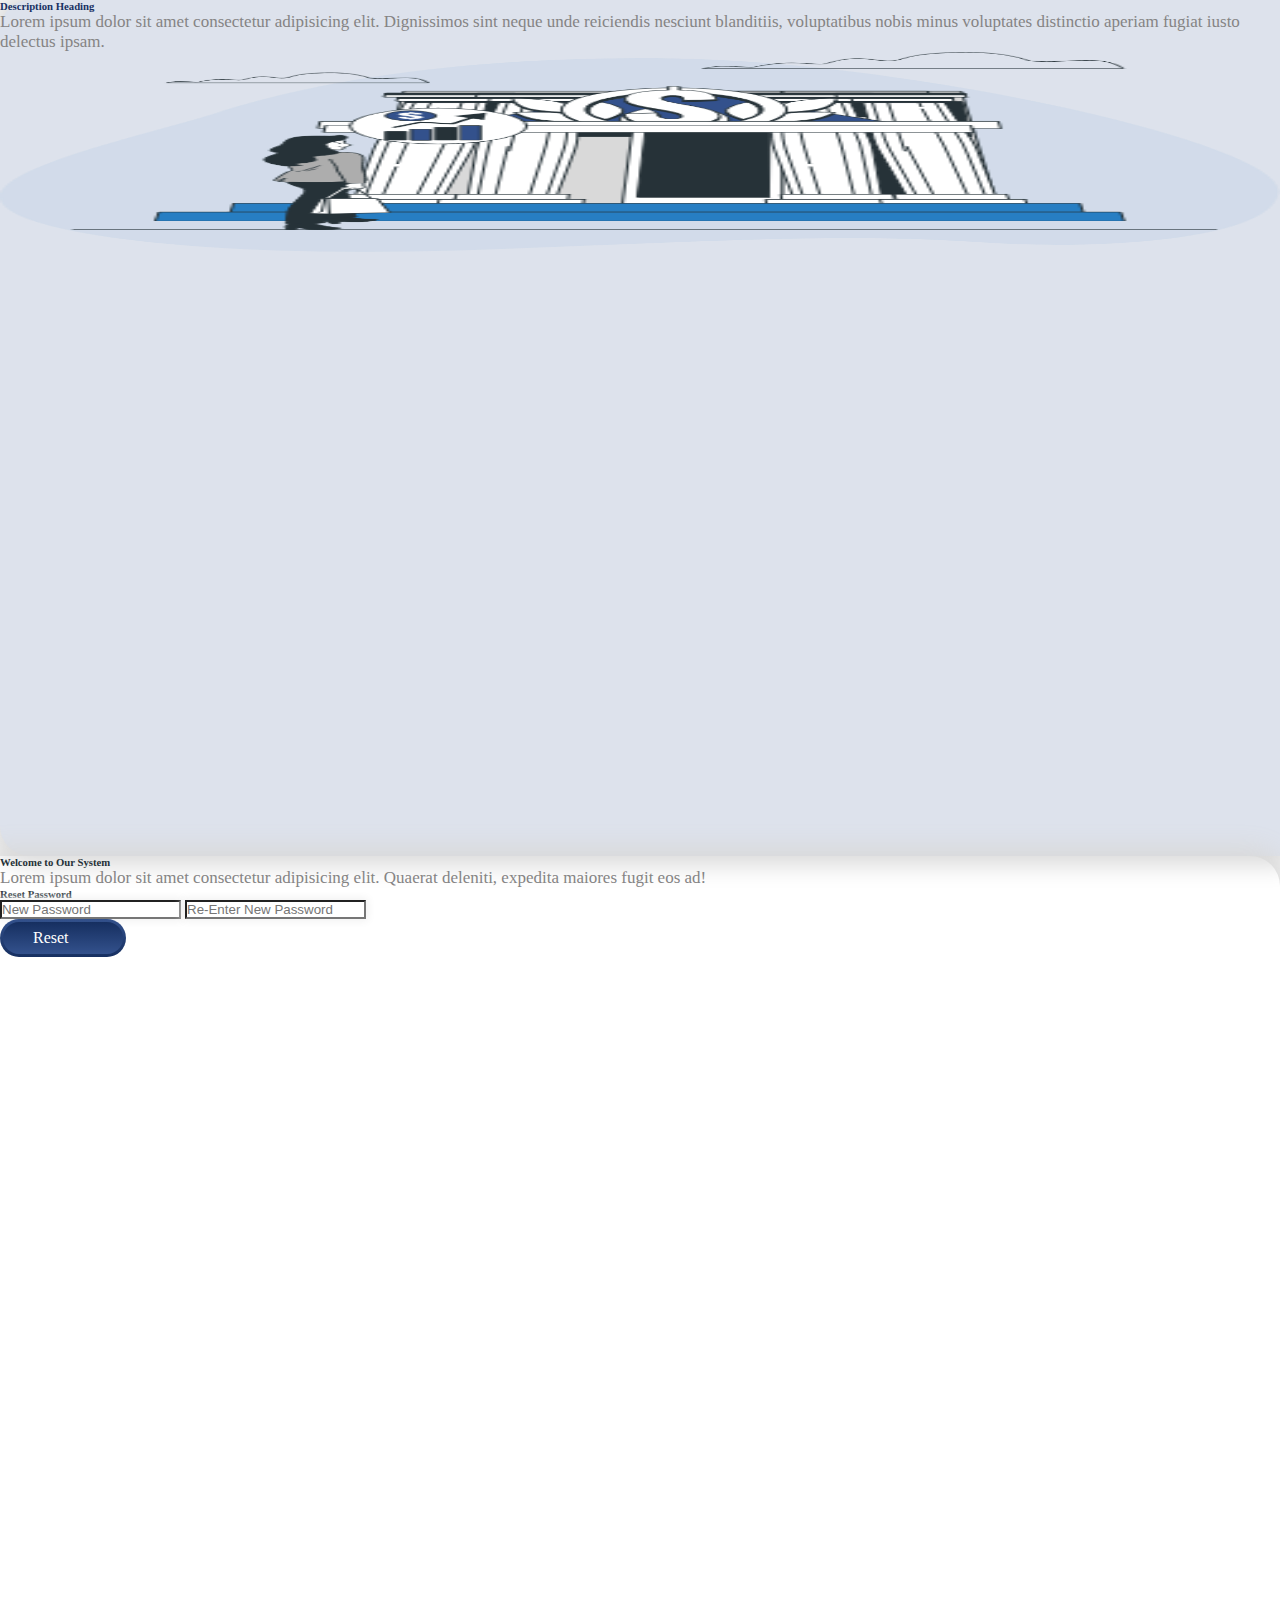
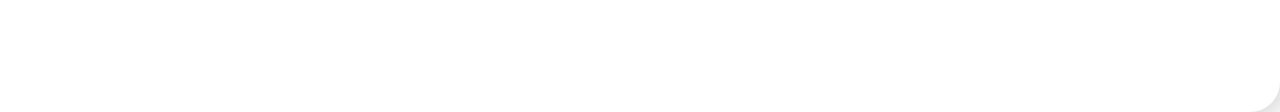
<file: sign-in-3.html>
<!DOCTYPE html>
<html lang="en">

<head>
    <meta charset="UTF-8">
    <meta name="viewport" content="width=device-width, initial-scale=1.0">
    <title>Document</title>
    <link rel="stylesheet" href="/css/main2.css">
    <link href="https://cdn.jsdelivr.net/npm/bootstrap@5.3.2/dist/css/bootstrap.min.css" rel="stylesheet"
        integrity="sha384-T3c6CoIi6uLrA9TneNEoa7RxnatzjcDSCmG1MXxSR1GAsXEV/Dwwykc2MPK8M2HN" crossorigin="anonymous">
    <script src="https://cdn.jsdelivr.net/npm/bootstrap@5.3.2/dist/js/bootstrap.bundle.min.js"
        integrity="sha384-C6RzsynM9kWDrMNeT87bh95OGNyZPhcTNXj1NW7RuBCsyN/o0jlpcV8Qyq46cDfL"
        crossorigin="anonymous"></script>
</head>

<body>
    <div class="container-fluid">
        <section class="p-sm-4 py-3  px-md-4 px-2 d-flex flex-column">
            <div class="row main-h   mx-xl-5 mx-lg-4 mx-1 b-radius align-items-center" >
                <div class="col-6 bg-right  p-5 px-lg-5 px-md-4 px-3 b-radius-left col-1-res">
                    <div class="row d-flex align-items-end h-50">
                        <div>
                            <h6 class=" pt-2 fs-4 clr-btn fw-bold">Description Heading</h6>
                        <p class="mb-0">Lorem ipsum dolor sit amet consectetur adipisicing elit. Dignissimos sint neque unde
                            reiciendis nesciunt blanditiis, voluptatibus nobis minus voluptates distinctio aperiam
                            fugiat iusto delectus ipsam.</p>
                        </div>
                    </div>
                    <div class="row px-xl-5 px-lg-4 px-md-3 py-3 mt-2 d-flex align-items-end h-50">
                        <img class="img-one" src="imgs/home-pic.png" alt="">
                    </div>
                </div>
                <div class="col-6 mt-sm-0 mt-2 py-3 pt-5 px-lg-5 px-md-4 px-3 d-flex flex-column b-radius-right col-2-res">
                    <div class="row">
                        <div class="d-flex align-items-end h-60">
                            <div class=" text-center">
                                <h6 class=" fs-2">Welcome to Our System</h6>
                                <p class="px-xl-4 px-lg-2">Lorem ipsum dolor sit amet consectetur adipisicing elit. Quaerat
                                    deleniti, expedita maiores fugit eos ad!</p>
                            </div>
                        </div>
                        <div class="col-xl-8 col-lg-10 col-md-11 col-11 mx-auto mt-4">
                            <h6 class="fs-4">Reset Password</h6>
                            <input type="password" class="form-control border-0 txt p-2 px-4 p-clr" placeholder="New Password">
                            <input type="password" class="form-control mt-3 border-0 txt p-2 px-4 p-clr" placeholder="Re-Enter New Password">
                            <div class="row mt-3 ">
                                <div class="col ">
                                    <a href="sign-in-1.html" class="btn ps-0  rounded-pill active-btn" ><span class="btn-inner rounded-pill">Reset</span></a>
                                </div>
                            </div>
                        </div>
                    </div>
                    
                </div>
            </div>
        </section>
    </div>
</body>

</html>
</file>
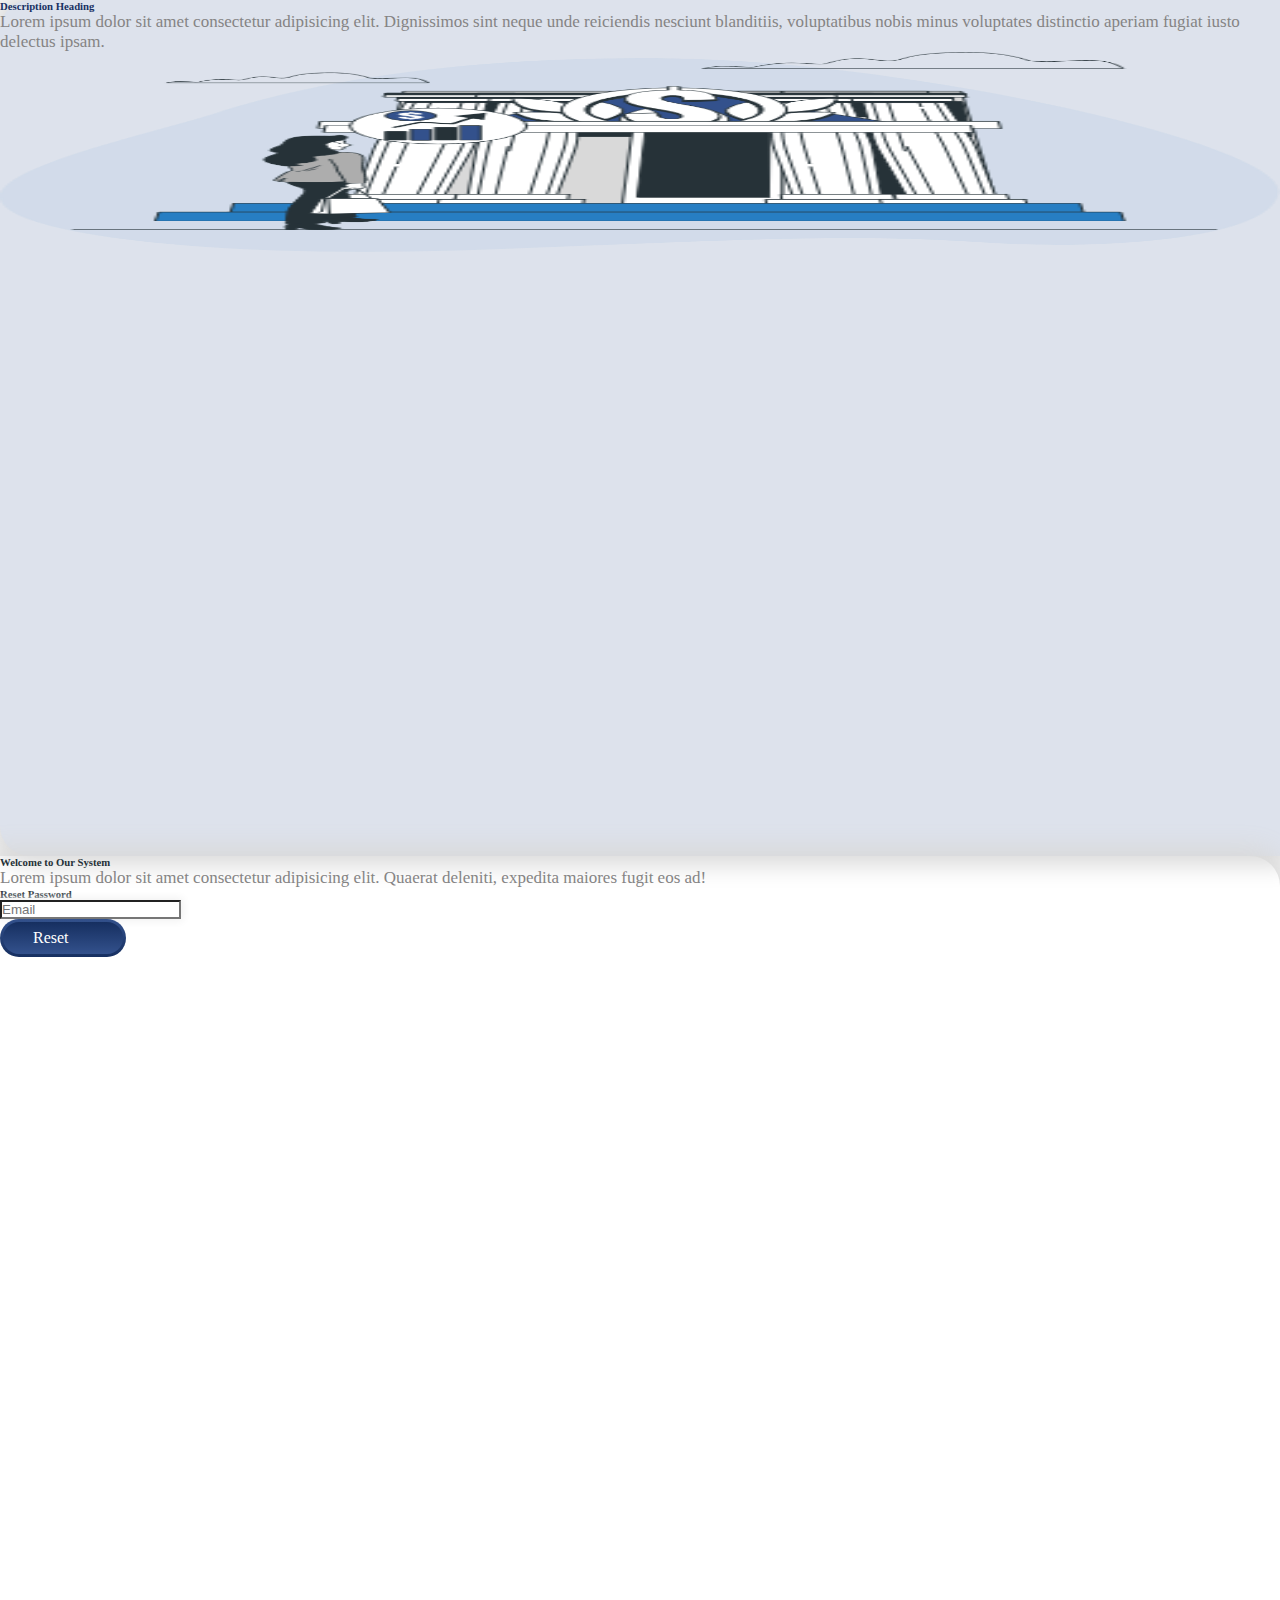
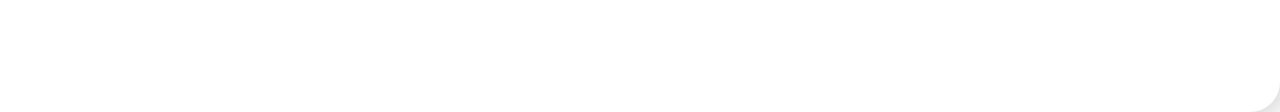
<file: sign-in-4.html>
<!DOCTYPE html>
<html lang="en">

<head>
    <meta charset="UTF-8">
    <meta name="viewport" content="width=device-width, initial-scale=1.0">
    <title>Document</title>
    <link rel="stylesheet" href="/css/main2.css">
    <link href="https://cdn.jsdelivr.net/npm/bootstrap@5.3.2/dist/css/bootstrap.min.css" rel="stylesheet"
        integrity="sha384-T3c6CoIi6uLrA9TneNEoa7RxnatzjcDSCmG1MXxSR1GAsXEV/Dwwykc2MPK8M2HN" crossorigin="anonymous">
    <script src="https://cdn.jsdelivr.net/npm/bootstrap@5.3.2/dist/js/bootstrap.bundle.min.js"
        integrity="sha384-C6RzsynM9kWDrMNeT87bh95OGNyZPhcTNXj1NW7RuBCsyN/o0jlpcV8Qyq46cDfL"
        crossorigin="anonymous"></script>
</head>

<body>
    <div class="container-fluid">
        <section class="p-sm-4 py-3  px-md-4 px-2 d-flex flex-column">
            <div class="row main-h   mx-xl-5 mx-lg-4 mx-1 b-radius align-items-center" >
                <div class="col-6 bg-right  p-5 px-lg-5 px-md-4 px-3 b-radius-left col-1-res">
                    <div class="row d-flex align-items-end h-50">
                        <div>
                            <h6 class=" pt-2 fs-4 clr-btn fw-bold">Description Heading</h6>
                        <p class="mb-0">Lorem ipsum dolor sit amet consectetur adipisicing elit. Dignissimos sint neque unde
                            reiciendis nesciunt blanditiis, voluptatibus nobis minus voluptates distinctio aperiam
                            fugiat iusto delectus ipsam.</p>
                        </div>
                    </div>
                    <div class="row px-xl-5 px-lg-4 px-md-3 py-3 mt-2 d-flex align-items-end h-50">
                        <img class="img-one" src="imgs/home-pic.png" alt="">
                    </div>
                </div>
                <div class="col-6 mt-sm-0 mt-2 py-3 pt-5 px-lg-5 px-md-4 px-3 d-flex flex-column b-radius-right col-2-res">
                    <div class="row">
                        <div class="d-flex align-items-end h-60">
                            <div class=" text-center">
                                <h6 class=" fs-2">Welcome to Our System</h6>
                                <p class="px-xl-4 px-lg-2">Lorem ipsum dolor sit amet consectetur adipisicing elit. Quaerat
                                    deleniti, expedita maiores fugit eos ad!</p>
                            </div>
                        </div>
                        <div class="col-xl-8 col-lg-10 col-md-11 col-11 mx-auto mt-4">
                            <h6 class="fs-4">Reset Password</h6>
                            <input type="email" class="form-control border-0 txt p-2 px-4 p-clr" placeholder="Email">
                            <div class="row mt-3 ">
                                <div class="col ">
                                    <a href="sign-in-27.html" class="btn ps-0  rounded-pill active-btn" ><span class="btn-inner rounded-pill">Reset</span></a>
                                </div>
                            </div>
                        </div>
                    </div>
                    
                </div>
            </div>
        </section>
    </div>
</body>

</html>
</file>
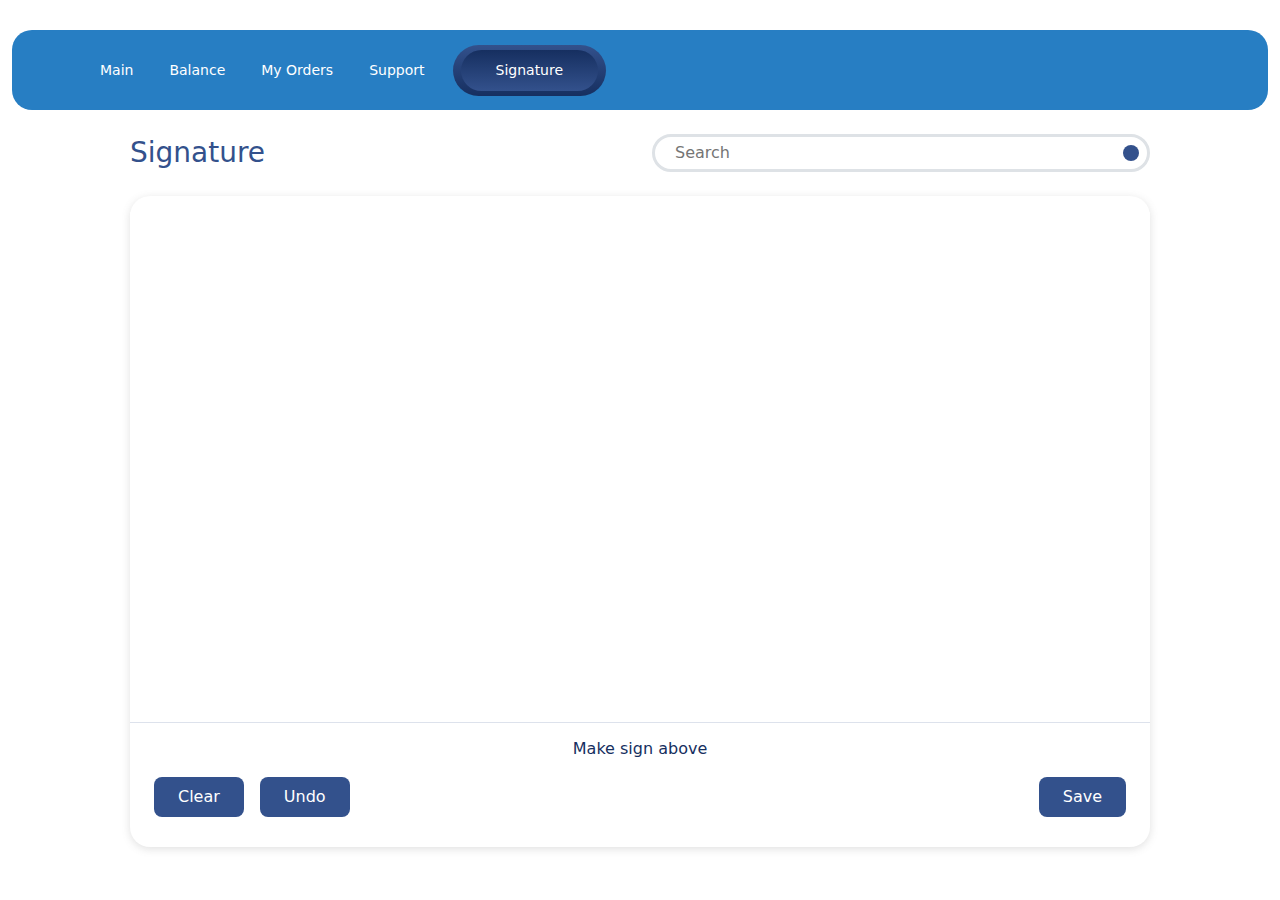
<file: signature.html>
<!DOCTYPE html>
<html lang="en">

<head>
    <meta charset="UTF-8">
    <meta name="viewport" content="width=device-width, initial-scale=1.0">
    <link href="https://cdn.jsdelivr.net/npm/bootstrap@5.3.2/dist/css/bootstrap.min.css" rel="stylesheet">
    <script src="https://cdn.jsdelivr.net/npm/bootstrap@5.3.2/dist/js/bootstrap.bundle.min.js"></script>
    <link rel="stylesheet" href="https://cdnjs.cloudflare.com/ajax/libs/font-awesome/6.4.2/css/all.min.css"
        integrity="sha512-z3gLpd7yknf1YoNbCzqRKc4qyor8gaKU1qmn+CShxbuBusANI9QpRohGBreCFkKxLhei6S9CQXFEbbKuqLg0DA=="
        crossorigin="anonymous" referrerpolicy="no-referrer" />
    <link rel="stylesheet" href="/css/main1.css">

    <head>
        <title>Signature</title>
    </head>

<body>
    <div class="container-fluid">
        <section class="top blue-bg ">
            <nav class="navbar navbar-expand-sm mx-md-3 mx-lg-5">
                <div class="container-fluid">
                    <button class="navbar-toggler" type="button" data-bs-toggle="collapse"
                        data-bs-target="#collapsibleNavbar">
                        <i class="fa-solid fa-bars"></i>
                    </button>
                    <div class="collapse navbar-collapse" id="collapsibleNavbar">
                        <ul class="navbar-nav">
                            <li class="nav-item ">
                                <a href="index.html" class="nav-link">
                                    <span>Main</span>
                                </a>
                            </li>
                            <li class="nav-item">
                                <a class="nav-link" href="balance.html">Balance</a>
                            </li>
                            <li class="nav-item">
                                <a class="nav-link" href="myorders.html">My Orders</a>
                            </li>
                            <li class="nav-item">
                                <a href="support.html" class="nav-link">
                                    <span>Support</span>
                                </a>
                            </li>
                            <li class="nav-item">
                                <a href="signature.html" class="nav-link active-btn">
                                    <span class="btn-inner">Signature</span>
                                </a>
                            </li>
                        </ul>
                    </div>
                </div>
            </nav>
        </section>
    </div>
    <div class="container mt-4">
        <section class="mx-lg-5">
            <div class="row align-items-center">
                <div class="col-12 col-md-6">
                    <h3 class="darkblue fw-normal mb-0 d-flex justify-content-center justify-content-md-start">
                        Signature
                    </h3>
                </div>
                <div class="col-12 col-md-6 mt-4 mt-md-0">
                    <div
                        class="d-flex justify-content-between align-items-center border border-3 p-1 border-muted rounded-pill">
                        <input type="text" class="inp border-0 w-100 mx-3" placeholder="Search">
                        <i class="icn fa-solid fa-magnifying-glass mx-1"></i>
                    </div>
                </div>
            </div>
        </section>
    </div>
    <div class="container my-4">
        <section class="mid mid-signature py-3 mx-lg-5 mb-3 ">
            <form action="">
                <canvas id="paintCanvas"></canvas>
                <div class="sign-content px-4 ">
                    <p class="text-center">Make sign above</p>
                    <div class="d-flex justify-content-between">
                        <div class="d-flex">
                            <button id="clearButton"
                                class="ms-auto me-2 me-sm-3  border-0 d-flex darkblue-bg text-white px-4 py-2 rounded-3">Clear</button>
                            <button id="undoButton"
                                class="ms-auto border-0 d-flex darkblue-bg text-white px-4 py-2 rounded-3">Undo</button>
                        </div>
                        <input class="ms-2 ms-sm-3 border-0 d-flex darkblue-bg text-white px-4 py-2 rounded-3"
                            type="submit" value="Save">
                    </div>
                </div>
            </form>
        </section>
    </div>
    <script>
        const canvas = document.getElementById('paintCanvas');
        const ctx = canvas.getContext('2d');
        let isDrawing = false;

        canvas.width = window.innerWidth;
        const canvasHeight = `calc(100vh - 390px)`;

        // Set the canvas height using the style property
        canvas.style.height = canvasHeight;

        // Update the canvas context (ctx) if needed
        ctx.canvas.height = canvas.clientHeight; // Subtract the top margin from the canvas height

        ctx.lineWidth = 5;
        ctx.lineCap = 'round';
        ctx.strokeStyle = 'black';

        function startPosition(e) {
            isDrawing = true;
            draw(e);
        }

        function endPosition() {
            isDrawing = false;
            ctx.beginPath();
        }

        function draw(e) {
            if (!isDrawing) return;

            // Adjust mouse coordinates to account for the top margin
            const rect = canvas.getBoundingClientRect();
            const x = e.clientX - rect.left;
            const y = e.clientY - rect.top;

            ctx.lineTo(x, y);
            ctx.stroke();
            ctx.beginPath();
            ctx.moveTo(x, y);
        }

        const undoButton = document.getElementById('undoButton');
        undoButton.addEventListener('click', () => {
            // Remove the last drawing action from the array
            drawingActions.pop();

            // Clear the entire canvas
            ctx.clearRect(0, 0, canvas.width, canvas.height);

            // Redraw all remaining drawing actions
            drawingActions.forEach(action => {
                ctx.lineTo(action.x, action.y);
                ctx.stroke();
                ctx.beginPath();
                ctx.moveTo(action.x, action.y);
            });
        });

        canvas.addEventListener('mousedown', startPosition);
        canvas.addEventListener('mouseup', endPosition);
        canvas.addEventListener('mousemove', draw);

        canvas.addEventListener('mouseleave', () => {
            isDrawing = false;
        });
        const clearButton = document.getElementById('clearButton');

        // Add an event listener to the Clear button
        clearButton.addEventListener('click', () => {
            // Clear the canvas by filling it with a white rectangle
            ctx.clearRect(0, 0, canvas.width, canvas.height);
        });
    </script>
</body>
</file>
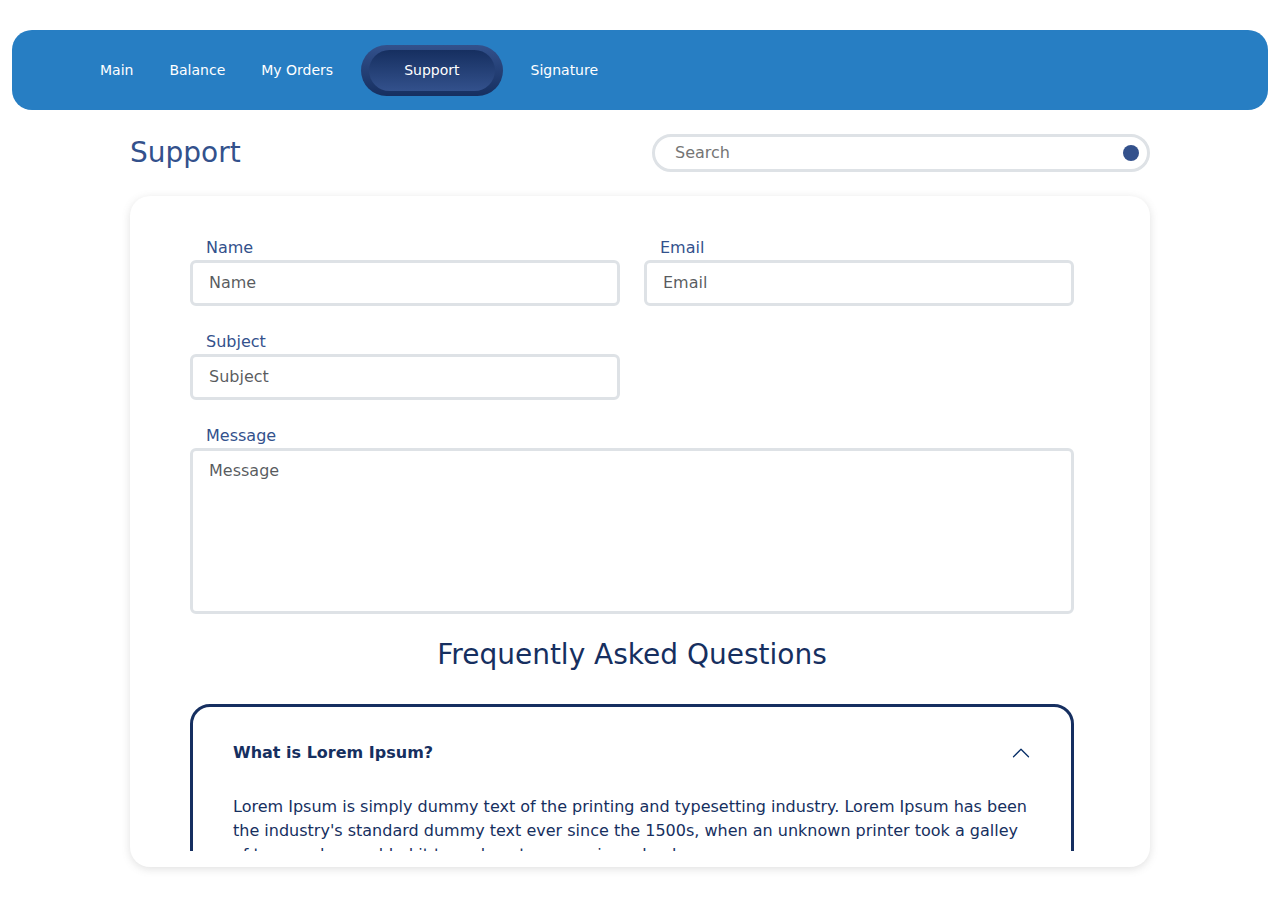
<file: support.html>
<!DOCTYPE html>
<html lang="en">

<head>
    <meta charset="UTF-8">
    <meta name="viewport" content="width=device-width, initial-scale=1.0">
    <link href="https://cdn.jsdelivr.net/npm/bootstrap@5.3.2/dist/css/bootstrap.min.css" rel="stylesheet">
    <script src="https://cdn.jsdelivr.net/npm/bootstrap@5.3.2/dist/js/bootstrap.bundle.min.js"></script>
    <link rel="stylesheet" href="https://cdnjs.cloudflare.com/ajax/libs/font-awesome/6.4.2/css/all.min.css"
        integrity="sha512-z3gLpd7yknf1YoNbCzqRKc4qyor8gaKU1qmn+CShxbuBusANI9QpRohGBreCFkKxLhei6S9CQXFEbbKuqLg0DA=="
        crossorigin="anonymous" referrerpolicy="no-referrer" />
    <link rel="stylesheet" href="/css/main1.css">

    <head>
        <title>Signature</title>
    </head>

<body>
    <div class="container-fluid">
        <section class="top blue-bg">
            <nav class="navbar navbar-expand-sm mx-md-3 mx-lg-5">
                <div class="container-fluid">
                    <button class="navbar-toggler" type="button" data-bs-toggle="collapse"
                        data-bs-target="#collapsibleNavbar">
                        <i class="fa-solid fa-bars"></i>
                    </button>
                    <div class="collapse navbar-collapse" id="collapsibleNavbar">
                        <ul class="navbar-nav">
                            <li class="nav-item ">
                                <a href="index.html" class="nav-link">
                                    <span>Main</span>
                                </a>
                            </li>
                            <li class="nav-item">
                                <a class="nav-link" href="balance.html">Balance</a>
                            </li>
                            <li class="nav-item">
                                <a class="nav-link" href="myorders.html">My Orders</a>
                            </li>
                            <li class="nav-item">
                                <a href="support.html" class="nav-link active-btn">
                                    <span class="btn-inner">Support</span>
                                </a>
                            </li>
                            <li class="nav-item">
                                <a class="nav-link" href="signature.html">Signature</a>
                            </li>
                        </ul>
                    </div>
                </div>
            </nav>
        </section>
    </div>
    <div class="container mt-4">
        <section class="mx-lg-5">
            <div class="row align-items-center">
                <div class="col-12 col-md-6">
                    <h3 class="darkblue fw-normal mb-0 d-flex justify-content-center justify-content-md-start">
                        Support
                    </h3>
                </div>
                <div class="col-12 col-md-6 mt-4 mt-md-0">
                    <div
                        class="d-flex justify-content-between align-items-center border border-3 p-1 border-muted rounded-pill">
                        <input type="text" class="inp border-0 w-100 mx-3" placeholder="Search">
                        <i class="icn fa-solid fa-magnifying-glass mx-1"></i>
                    </div>
                </div>
            </div>
        </section>
    </div>
    <div class="container mt-4">
        <section class="mid py-3 mx-lg-5 ">
            <div class="mid-inner me-3">
                <form action="">
                    <div class="row mx-2 mx-md-5 ">
                        <div class="col-12 col-md-6 mt-4">
                            <label class="darkblue mx-3" for="Name">Name</label>
                            <br>
                            <input class="form-control py-2 px-3 border-3" type="text" id="Name" placeholder="Name">
                        </div>
                        <div class="col-12 col-md-6 mt-4">
                            <label class="darkblue mx-3" for="Email">Email</label>
                            <br>
                            <input class="form-control py-2 px-3 border-3" type="text" id="Email" placeholder="Email">
                        </div>
                        <div class="col-12 col-md-6 mt-4">
                            <label class="darkblue mx-3" for="Subject">Subject</label>
                            <br>
                            <input class="form-control py-2 px-3 border-3" type="text" id="Subject"
                                placeholder="Subject">
                        </div>
                        <div class="col-12 mt-4">
                            <label class="darkblue mx-3" for="Message">Message</label>
                            <br>
                            <textarea class="form-control py-2 px-3 border-3" rows="6" name="" id="Message"
                                placeholder="Message" style="resize: none;"></textarea>
                        </div>
                        <div class="col-12 mt-4 d-flex justify-content-center">
                            <h3 class="">
                                Frequently Asked Questions
                            </h3>
                        </div>
                        <div>
                            <div class="accordion" id="accordionExample">
                                <div class="accordion-item mt-4">
                                    <h2 class="accordion-header" id="headingOne">
                                        <button class="accordion-button" type="button" data-bs-toggle="collapse"
                                            data-bs-target="#collapseOne" aria-expanded="true"
                                            aria-controls="collapseOne">
                                            <p class="fw-bolder mb-0">What is Lorem Ipsum?</p>
                                        </button>
                                    </h2>
                                    <div id="collapseOne" class="accordion-collapse collapse show"
                                        aria-labelledby="headingOne" data-bs-parent="#accordionExample">
                                        <div class="accordion-body">
                                            <p class="mb-0">Lorem Ipsum is simply dummy text of the printing and
                                                typesetting industry. Lorem Ipsum has been the industry's standard dummy
                                                text ever since the 1500s, when an unknown printer took a galley of type
                                                and scrambled it to make a type specimen book.</p>
                                        </div>
                                    </div>
                                </div>
                                <div class="accordion-item mt-4">
                                    <h2 class="accordion-header" id="headingTwo">
                                        <button class="accordion-button collapsed" type="button"
                                            data-bs-toggle="collapse" data-bs-target="#collapseTwo"
                                            aria-expanded="false" aria-controls="collapseTwo">
                                            <p class="fw-bolder mb-0">Where does it come from?</p>
                                        </button>
                                    </h2>
                                    <div id="collapseTwo" class="accordion-collapse collapse"
                                        aria-labelledby="headingTwo" data-bs-parent="#accordionExample">
                                        <div class="accordion-body">
                                            <p class="mb-0">Lorem Ipsum is simply dummy text of the printing and
                                                typesetting industry. Lorem Ipsum has been the industry's standard dummy
                                                text ever since the 1500s, when an unknown printer took a galley of type
                                                and scrambled it to make a type specimen book.</p>
                                        </div>
                                    </div>
                                </div>
                                <div class="accordion-item mt-4">
                                    <h2 class="accordion-header" id="headingThree">
                                        <button class="accordion-button collapsed" type="button"
                                            data-bs-toggle="collapse" data-bs-target="#collapseThree"
                                            aria-expanded="false" aria-controls="collapseThree">
                                            <p class="fw-bolder mb-0">Why we need it?</p>
                                        </button>
                                    </h2>
                                    <div id="collapseThree" class="accordion-collapse collapse"
                                        aria-labelledby="headingThree" data-bs-parent="#accordionExample">
                                        <div class="accordion-body">
                                            <p class="mb-0">Lorem Ipsum is simply dummy text of the printing and
                                                typesetting industry. Lorem Ipsum has been the industry's standard dummy
                                                text ever since the 1500s, when an unknown printer took a galley of type
                                                and scrambled it to make a type specimen book.</p>
                                        </div>
                                    </div>
                                </div>

                            </div>
                        </div>
                        <div>
                            <input class=" ms-auto border-0 d-flex darkblue-bg text-white px-4 mt-4 py-2 rounded-3"
                                type="submit" value="Send">
                        </div>
                    </div>
                </form>
            </div>
        </section>
    </div>
</body>
</file>
<file: css/main1.css>
* {
  margin: 0;
  padding: 0;
  box-sizing: border-box;
}

h1,
h2,
h3,
h4,
h5,
h6,
p {
  color: #162F60;
}

.blue {
  color: #277EC3;
}

.blue-bg {
  background-color: #277EC3;
}

.darkblue {
  color: #33518C;
}

.darkblue-bg {
  background-color: #33518C;
}

.top {
  min-height: 80px;
  margin-top: 30px;
  border-radius: 20px;
}

.navbar-nav {
  align-items: center
}

.top {
  display: flex;
  align-items: center
}

.navbar-toggler i {
  color: #fff;
}

.nav-item a {
  color: #fff;
  margin-left: 20px;
  font-size: 14px;
}

.nav-item :hover {
  color: #fff;
}

.icn {
  background-color: #33518C;
  padding: 8px;
  border-radius: 50%;
  color: #fff;

}

.inp {
  box-shadow: none;
  outline: none;
}

.mid {
  box-shadow: rgba(99, 99, 99, 0.2) 0px 2px 8px 0px;
  border-radius: 20px;

}

.mid-inner {
  height: calc(100vh - 261px);
  overflow-y: auto;
  overflow-x: hidden;
}

/* width */
.mid-inner::-webkit-scrollbar {
  width: 10px;
}

/* Track */
.mid-inner::-webkit-scrollbar-track {
  background-color: #162F60;
  border-radius: 10px;
}

/* Handle */
.mid-inner::-webkit-scrollbar-thumb {
  background: #fff;
  border: #162F60 solid 4px;
  border-radius: 20px;
}

/* Handle on hover */
.mid-inner::-webkit-scrollbar-thumb:hover {
  background: #fff;
}

.mid-content {
  background-color: #F5F5F5;
  border-radius: 20px;
}

.mid-content p {
  color: #162F60;
  text-wrap: nowrap;
}

.col-1 p {
  margin-bottom: 0;
}


.active-btn {
  position: relative;
  display: inline-block;
  padding: 5px;
  color: #fff;
  background: linear-gradient(to bottom, #33518C, #162F60);
  text-decoration: none;
  border-radius: 50px;
  font-size: 12px;
}

.btn-inner {
  display: block;
  padding: 10px 20px;
  color: #fff;
  background: linear-gradient(to top, #33518C, #162F60);
  border-radius: 50px;
}

.right-box {
  border-radius: 20px;
  box-shadow: rgba(99, 99, 99, 0.2) 0px 2px 8px 0px;
  min-height: 400px;

}

.in-ad {
  border-radius: 20px 20px 0px 0px;
}

.lbl {
  font-size: 12px;
}

.nav-item .btn-inner {
  padding: 10px 35px;
}

.fields p {
  font-size: 14px;
  font-weight: 500
}

.fields span {
  font-size: 12px;
}

input:focus {
  box-shadow: none !important;
  outline: none !important;
  border: solid 3px #dee2e6 !important;

}

textarea:focus {
  box-shadow: none !important;
  outline: none !important;
  border: solid 3px #dee2e6 !important;
}

i {
  color: #162F60
}

.accordion-button:not(.collapsed) {
  color: #162F60 !important;
  background-color: transparent !important;
  box-shadow: none !important;
}

.accordion-item {
  color: #162F60 !important;
  background-color: transparent !important;
  padding: 20px !important;
  border: solid 3px #162F60 !important;
  border-radius: 20px !important;
}

.accordion-button:focus {
  box-shadow: none !important;
}

.navbar-toggler {
  border: none !important;
  box-shadow: none !important;
  outline: none !important;
}

#paintCanvas {
  display: block;
  background-color: white;
}

.mid-signature {
  overflow: hidden;
}

.inp:focus {
  border: none !important;
}

.sign-content {
  border-top: 1px solid #DDE2EC;
  padding: 14px 0;
}

.filter {
  cursor: pointer;
}

@media screen and (max-width:575px) {
  .navbar-nav {
    align-items: flex-start
  }

  .nav-item a {
    margin-left: 13px;
    margin-top: 3px;
  }
}
</file>
<file: css/main2.css>
*, body, .container-fluid{
    margin: 0;
    padding: 0;
    box-sizing: border-box;
}
.container-fluid, section{
    height: 100vh;
}
.col-6{
    height: 100% !important;
}
.main-h{
    height: calc(100vh - 44px) !important;
}
.bg-right{
    background-color: rgb(221,226, 236);
}
h6{
    color: #263238;
}
p, .p-clr{
    color: rgb(133,132,132);
}
img{
    width: 100%;
    height: 100%;
}
.img-one{
    object-fit: fill;
    max-height: 200px;
}
.h-60{
    height: 60%;
}
p{
    font-size: 17px;
}
.b-radius-left{
    border-top-left-radius: 30px;
    border-bottom-left-radius: 30px;
    box-shadow: 0px 0px 25px 9px #D9D9D9;
}
.b-radius-right{
    border-top-right-radius: 30px;
    border-bottom-right-radius: 30px;
    box-shadow: 0px 0px 25px 9px #D9D9D9;
    
}
.txt{
    box-shadow: 0px 0px 8px 2px #f1f1f1 !important;
    box-shadow: none;
}
.clr-btn{
    color: rgb(24,49,99);
}
.bg-btn{
    background: linear-gradient(to bottom, #33518C, #162F60);
    padding: 4px;
    color: #fff;
}
.bg-btn-inner {
    color: #fff;
    background: linear-gradient(to top, #33518C, #162F60);
  }
.b-radius{
    border-radius: 30px;
}
.check-icon{
    width: 70px;
    height: 70px;
}
.x-icon{
    top: 0;
    right: 20px;
    width: 29px;
    height: 29px;
}
.pass-pop{
    width: 428px !important;
    height: 322px !important;
}
.active-btn {
    position: relative;
    display: inline-block;
    color: #fff;
    padding: 3px !important;
    background: linear-gradient(to bottom, #33518C, #162F60);
    text-decoration: none;
    border-radius: 50px;
  }
  
  .btn-inner {
    display: block;
    padding: 7px 30px;
    color: #fff;
    background: linear-gradient(to top, #33518C, #162F60);
    border-radius: 50px;
    min-width: 120px;
  }

@media screen and (max-width:768px) {
    .col-1-res{
        display: none;
    }
    .col-2-res{
        width: 100% !important;
        margin-top: 20px !important;
        border-radius: 15px;
    }
   
}
@media screen and (max-width: 385px) {
    .log-res{
        display: flex;
        flex-direction: column;
    }
    .log-btn{
        margin-top: 15px !important;
    }
    
}
@media screen and (max-width: 375px) {
    .p-pop {
        font-size: 14px;
    }
}
</file>
